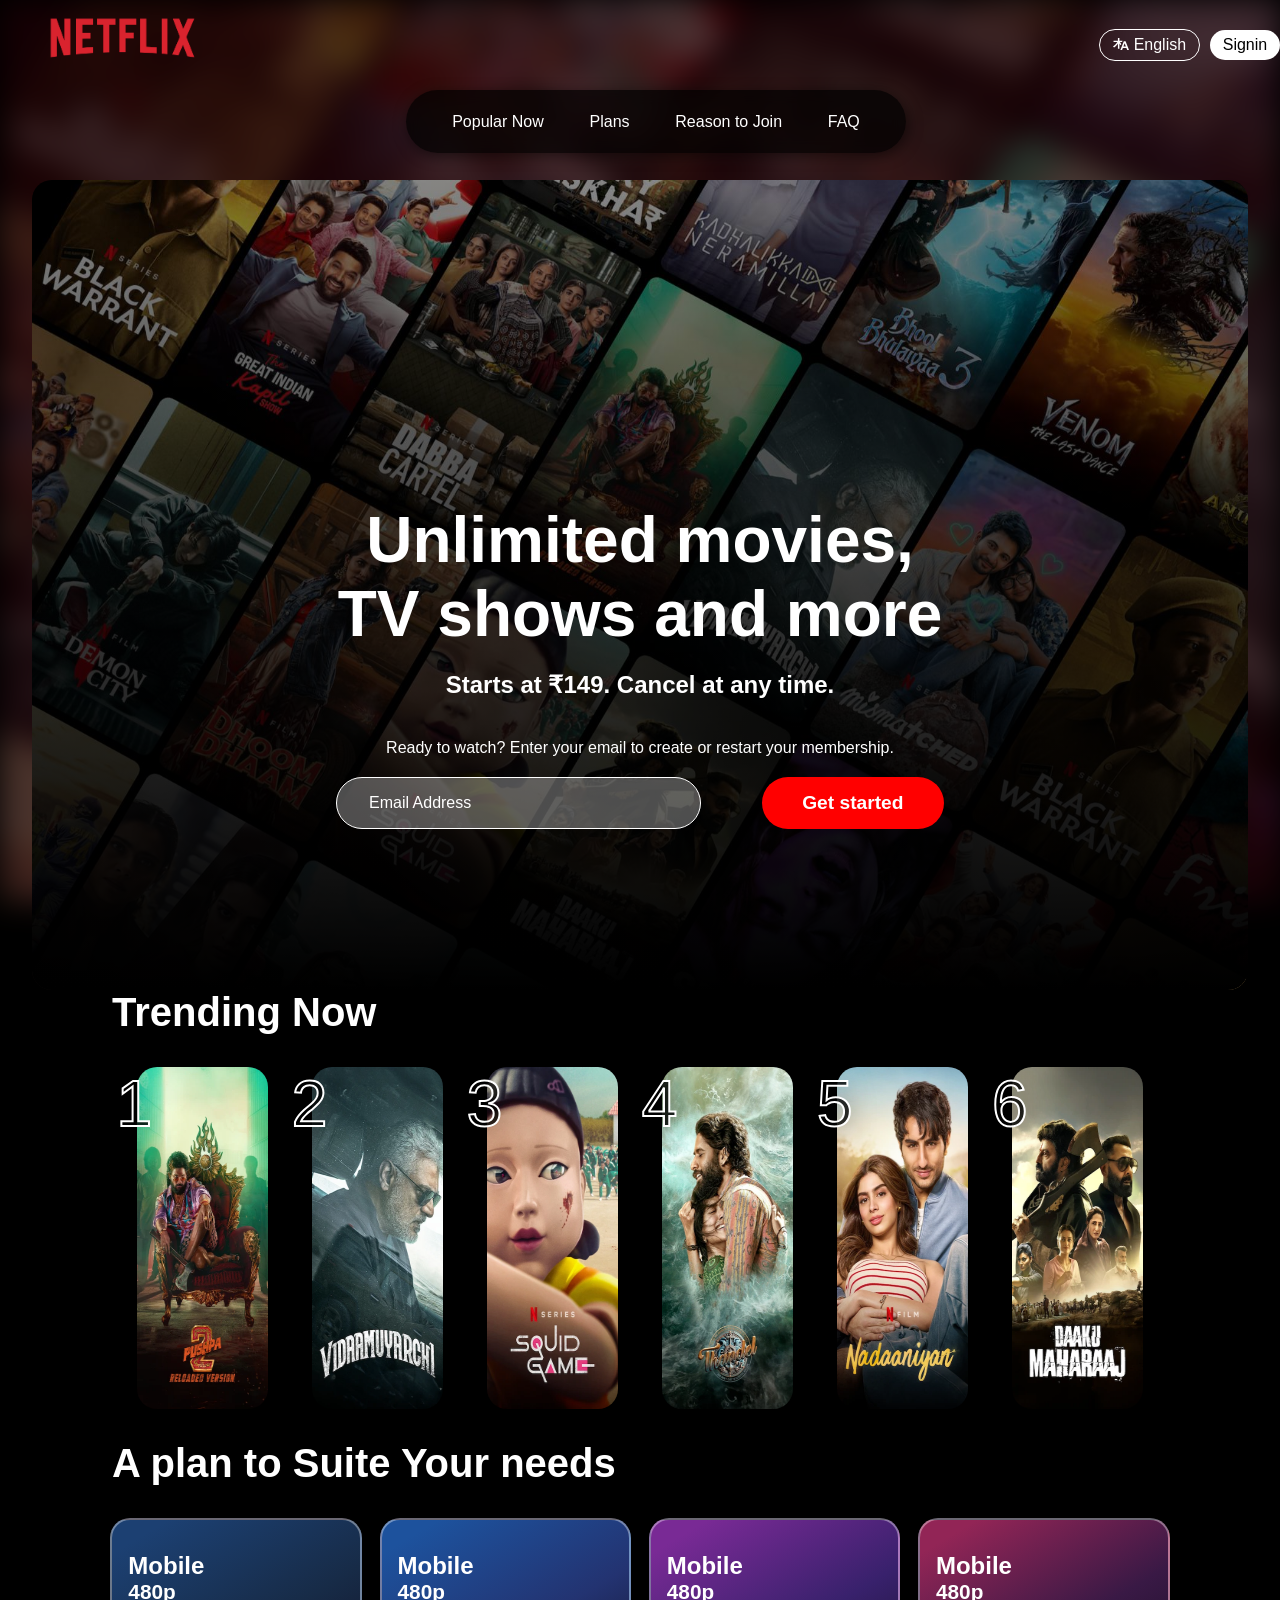
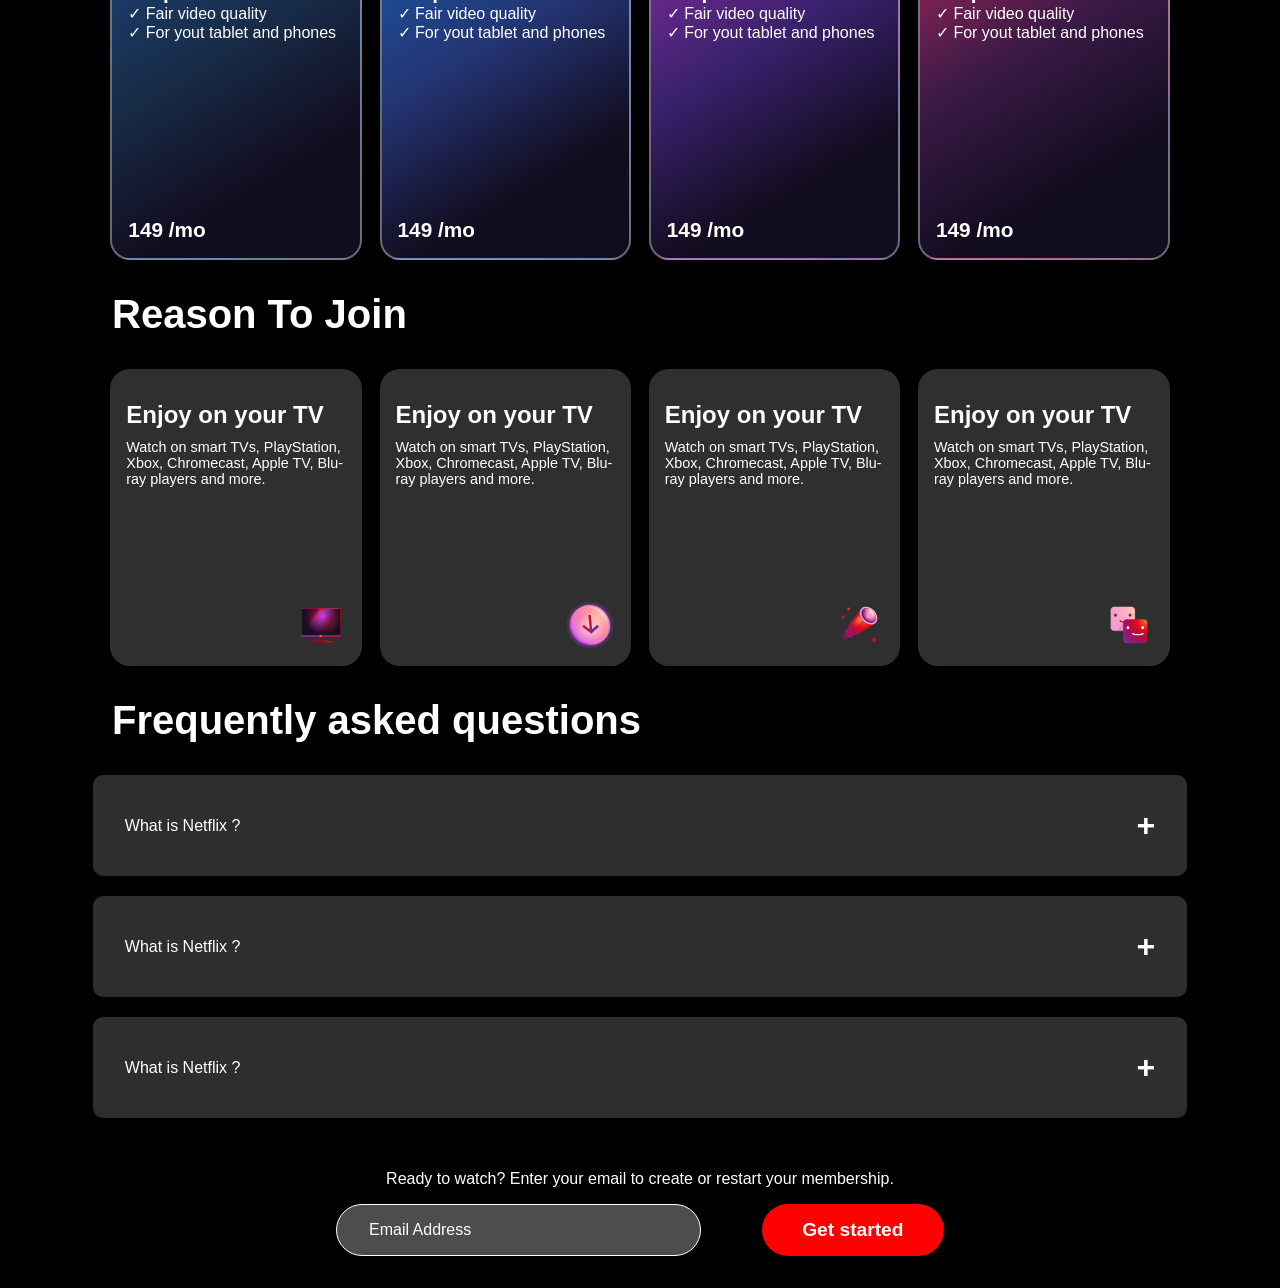
<file: index.html>
<!DOCTYPE html>
<html lang="en">
<head>
    <meta charset="UTF-8">
    <meta name="viewport" content="width=device-width, initial-scale=1.0">
    <link rel="stylesheet" href="netflix.css">
    <title>Netflix Clone</title>
</head>
<body>
    <div class="mainNetflixContainer">

        <div class="backgroundContainer">
            <div class="pinkOverlay"></div>
        </div>
        <div class="contentContainer">
            <nav class="navContainer" >
                <div class="upperNavbarSection">
                    <div class="upperNavbarLeftSection">
                        <img class="netflixLogo" src="./Netflix_Logo_PMS.png" alt="">
                    </div>
                    <div class="upperNavbarRightSection">
                        <div class="navBarButtonContainer">
                            <div class="languageButtoncontainer">
                                <button class="languageButton">
                                    <svg xmlns="http://www.w3.org/2000/svg" fill="none" role="img" viewBox="0 0 16 16" width="16" height="16" data-icon="LanguagesSmall" aria-hidden="true"><path fill-rule="evenodd" clip-rule="evenodd" d="M10.7668 5.33333L10.5038 5.99715L9.33974 8.9355L8.76866 10.377L7.33333 14H9.10751L9.83505 12.0326H13.4217L14.162 14H16L12.5665 5.33333H10.8278H10.7668ZM10.6186 9.93479L10.3839 10.5632H11.1036H12.8856L11.6348 7.2136L10.6186 9.93479ZM9.52722 4.84224C9.55393 4.77481 9.58574 4.71045 9.62211 4.64954H6.41909V2H4.926V4.64954H0.540802V5.99715H4.31466C3.35062 7.79015 1.75173 9.51463 0 10.4283C0.329184 10.7138 0.811203 11.2391 1.04633 11.5931C2.55118 10.6795 3.90318 9.22912 4.926 7.57316V12.6667H6.41909V7.51606C6.81951 8.15256 7.26748 8.76169 7.7521 9.32292L8.31996 7.88955C7.80191 7.29052 7.34631 6.64699 6.9834 5.99715H9.06968L9.52722 4.84224Z" fill="currentColor"></path></svg>
                                    <p>English</p>
    
                                </button>
                            </div>
                            <div class="signInButtonConatienr">
                                <button class="signinButton"> Signin</button>
                            </div>
                        </div>
                    </div>
                </div>
                <div class="lowerNavbarSection">
                    <ul class="menuList">
                        <li class="menuListItems"><a href="#carouselSection">Popular Now</a></li>
                        <li class="menuListItems"><a href="#planSection">Plans</a></li>
                        <li class="menuListItems"><a href="#reasonToJoinSection">Reason to Join</a></li>
                        <li class="menuListItems"><a href="#faqSection">FAQ</a></li>
                    </ul>
                </div>
            </nav>
            <div class="sectionsContainer">
                <section class="bannerSection">
                    <div class="overlay"></div>
                    <div class="bannerContainer">
                        <h2>Unlimited movies, TV shows and more</h2>
                        <h4>Starts at ₹149. Cancel at any time.</h4>
                        <p>Ready to watch? Enter your email to create or restart your membership.</p>
                        <div class="inputContainer">
                            <input class="emailInputBox" type="email" placeholder="Email Address" name="email" id="">
                            <button class="getStartedButton">Get started </button>
                        </div>
                    </div>
                </section>
                <section id="carouselSection" class="carouselSection">
                    <h2>Trending Now</h2>
                    <div class="carouselCardConatiner">
                        <div class="carouselCard">
                            <div class="carouselNumberContainer">
                                <span>1</span>
                            </div>
                            <div class="carouselImageContainer">
                                <img src="./c1.png" alt="">
                            </div>
                        </div>
                        <div class="carouselCard">
                            <div class="carouselNumberContainer">
                                <span>2</span>
                            </div>
                            <div class="carouselImageContainer">
                                <img src="./c2.png" alt="">
                            </div>
                        </div>
                        <div class="carouselCard">
                            <div class="carouselNumberContainer">
                                <span>3</span>
                            </div>
                            <div class="carouselImageContainer">
                                <img src="./c3.png" alt="">
                            </div>
                        </div>
                        <div class="carouselCard">
                            <div class="carouselNumberContainer">
                                <span>4</span>
                            </div>
                            <div class="carouselImageContainer">
                                <img src="./c4.png" alt="">
                            </div>
                        </div>
                        <div class="carouselCard">
                            <div class="carouselNumberContainer">
                                <span>5</span>
                            </div>
                            <div class="carouselImageContainer">
                                <img src="./c5.png" alt="">
                            </div>
                        </div>
                        <div class="carouselCard">
                            <div class="carouselNumberContainer">
                                <span>6</span>
                            </div>
                            <div class="carouselImageContainer">
                                <img src="./c6.png" alt="">
                            </div>
                        </div>
                    </div>
                </section>
                <section id="planSection" class="planSection">
                    <h2>A plan to Suite Your needs</h2>
                    <div class="plansConatiner">
                        <div class="planCard planCard1">
                            <div class="planCardUpperContent">
                                <h2>Mobile</h2>
                                <h4>480p</h4>
                                <p>&check; Fair video quality</p>
                                <p>&check; For yout tablet and phones</p>
                            </div>
                            <div class="planCardLowerContent">
                                <h4>149 /mo</h4>
                            </div>
                        </div>
                        <div class="planCard planCard2">
                            <div class="planCardUpperContent">
                                <h2>Mobile</h2>
                                <h4>480p</h4>
                                <p>&check; Fair video quality</p>
                                <p>&check; For yout tablet and phones</p>
                            </div>
                            <div class="planCardLowerContent">
                                <h4>149 /mo</h4>
                            </div>
                        </div>
                        <div class="planCard planCard3">
                            <div class="planCardUpperContent">
                                <h2>Mobile</h2>
                                <h4>480p</h4>
                                <p>&check; Fair video quality</p>
                                <p>&check; For yout tablet and phones</p>
                            </div>
                            <div class="planCardLowerContent">
                                <h4>149 /mo</h4>
                            </div>
                        </div>
                        <div class="planCard planCard4">
                            <div class="planCardUpperContent">
                                <h2>Mobile</h2>
                                <h4>480p</h4>
                                <p>&check; Fair video quality</p>
                                <p>&check; For yout tablet and phones</p>
                            </div>
                            <div class="planCardLowerContent">
                                <h4>149 /mo</h4>
                            </div>
                        </div>
                    </div>
                </section>
                <section id="reasonToJoinSection" class="reasonToJoinSection">
                    <h2>Reason To Join</h2>
                    <div class="reasonsConatiner">
                        <div class="reasonCard reasonCard1">
                            <div class="reasonCardUpperContent">
                                <h2>Enjoy on your TV</h2>
                                <p>
                                    Watch on smart TVs, PlayStation, Xbox, Chromecast, Apple TV, Blu-ray players and more.
                                </p>
    
                            </div>
                            <div class="reasonCardLowerContent">
                                <svg width="72" height="72" viewBox="0 0 72 72" fill="none"><g id="television-core-small"><path id="Vector" fill-rule="evenodd" clip-rule="evenodd" d="M37.2 53.3992C37.2 52.7365 36.6628 52.1992 36 52.1992H34.8C34.1373 52.1992 33.6 52.7365 33.6 53.3992V56.2636C33.6 56.9129 33.0834 57.4433 32.4347 57.4739C30.3013 57.5744 28.1719 57.7834 26.0546 58.1011L19.444 59.0926C18.2692 59.2688 17.4 60.2782 17.4 61.4662V62.0992C17.4 62.4304 17.6686 62.6992 18 62.6992H52.8C53.1314 62.6992 53.4 62.4304 53.4 62.0992V61.4662C53.4 60.2782 52.5309 59.2688 51.3561 59.0926L44.7454 58.1011C42.6282 57.7834 40.4987 57.5744 38.3653 57.4739C37.7167 57.4433 37.2 56.9129 37.2 56.2636V53.3992Z" fill="url(#paint0_radial_5179_1308)"></path><path id="Vector_2" d="M18.6 60.7388C18.6 60.2306 18.9587 59.796 19.4602 59.711C22.0196 59.2775 29.7585 58.0508 35.4 58.0508C41.0415 58.0508 48.7804 59.2775 51.3398 59.711C51.8412 59.796 52.2 60.2306 52.2 60.7388C52.2 60.902 52.0575 61.0268 51.8967 61.0004C50.1219 60.707 40.9704 59.2409 35.4 59.2409C29.8295 59.2409 20.678 60.707 18.9033 61.0004C18.7425 61.0268 18.6 60.902 18.6 60.7388Z" fill="url(#paint1_radial_5179_1308)"></path><path id="Vector_3" d="M63 12H8.99995C8.00584 12 7.19995 12.8059 7.19995 13.8V51.6C7.19995 52.5941 8.00584 53.4 8.99995 53.4H63C63.9941 53.4 64.8 52.5941 64.8 51.6V13.8C64.8 12.8059 63.9941 12 63 12Z" fill="url(#paint2_linear_5179_1308)"></path><path id="Vector_4" d="M63 12H8.99995C8.00584 12 7.19995 12.8059 7.19995 13.8V51.6C7.19995 52.5941 8.00584 53.4 8.99995 53.4H63C63.9941 53.4 64.8 52.5941 64.8 51.6V13.8C64.8 12.8059 63.9941 12 63 12Z" fill="url(#paint3_radial_5179_1308)"></path><path id="Vector_5" fill-rule="evenodd" clip-rule="evenodd" d="M8.99995 12.6H63C63.663 12.6 64.2 13.1372 64.2 13.8V50.4H7.79995V13.8C7.79995 13.1372 8.33719 12.6 8.99995 12.6ZM7.19995 50.4V13.8C7.19995 12.8059 8.00581 12 8.99995 12H63C63.9942 12 64.8 12.8059 64.8 13.8V50.4V51.6C64.8 52.5941 63.9942 53.4 63 53.4H8.99995C8.00581 53.4 7.19995 52.5941 7.19995 51.6V50.4Z" fill="url(#paint4_radial_5179_1308)"></path><path id="Vector_6" d="M35.4 52.8C36.3941 52.8 37.2 52.3971 37.2 51.9C37.2 51.4029 36.3941 51 35.4 51C34.4059 51 33.6 51.4029 33.6 51.9C33.6 52.3971 34.4059 52.8 35.4 52.8Z" fill="url(#paint5_radial_5179_1308)"></path></g><defs><radialGradient id="paint0_radial_5179_1308" cx="0" cy="0" r="1" gradientUnits="userSpaceOnUse" gradientTransform="translate(50.3269 49.3723) rotate(118.526) scale(55.1579 46.2871)"><stop stop-color="#802600"></stop><stop offset="0.333333" stop-color="#6F181D"></stop><stop offset="0.666667" stop-color="#5B1333"></stop><stop offset="1" stop-color="#391945"></stop></radialGradient><radialGradient id="paint1_radial_5179_1308" cx="0" cy="0" r="1" gradientUnits="userSpaceOnUse" gradientTransform="translate(48.1077 53.6128) rotate(158.116) scale(32.7275 42.219)"><stop stop-color="#99421D"></stop><stop offset="0.333333" stop-color="#99161D"></stop><stop offset="0.666667" stop-color="#7D1845"></stop><stop offset="1" stop-color="#59216E"></stop></radialGradient><linearGradient id="paint2_linear_5179_1308" x1="10.4727" y1="14.9572" x2="56.1755" y2="51.4814" gradientUnits="userSpaceOnUse"><stop stop-color="#99161D"></stop><stop offset="0.245283" stop-color="#CA005B"></stop><stop offset="0.346698" stop-color="#FF479A"></stop><stop offset="0.46934" stop-color="#CC3CFF"></stop><stop offset="0.735849" stop-color="#BC1A22"></stop><stop offset="1" stop-color="#C94FF5"></stop></linearGradient><radialGradient id="paint3_radial_5179_1308" cx="0" cy="0" r="1" gradientUnits="userSpaceOnUse" gradientTransform="translate(38.6181 23.8286) rotate(90) scale(25.9571 25.8545)"><stop stop-color="#1C0E20" stop-opacity="0"></stop><stop offset="1" stop-color="#1C0E20"></stop></radialGradient><radialGradient id="paint4_radial_5179_1308" cx="0" cy="0" r="1" gradientUnits="userSpaceOnUse" gradientTransform="translate(54 20.1938) rotate(144.293) scale(47.2897 44.8232)"><stop stop-color="#EF7744"></stop><stop offset="0.333333" stop-color="#E50914"></stop><stop offset="0.666667" stop-color="#A70D53"></stop><stop offset="1" stop-color="#792A95"></stop></radialGradient><radialGradient id="paint5_radial_5179_1308" cx="0" cy="0" r="1" gradientUnits="userSpaceOnUse" gradientTransform="translate(36.525 51.3562) rotate(135) scale(4.58735)"><stop stop-color="#FFDCCC"></stop><stop offset="0.333333" stop-color="#FFBDC0"></stop><stop offset="0.666667" stop-color="#F89DC6"></stop><stop offset="1" stop-color="#E4A1FA"></stop></radialGradient></defs></svg>
                            </div>
                        </div>
                        <div class="reasonCard reasonCard1">
                            <div class="reasonCardUpperContent">
                                <h2>Enjoy on your TV</h2>
                                <p>
                                    Watch on smart TVs, PlayStation, Xbox, Chromecast, Apple TV, Blu-ray players and more.
                                </p>
    
                            </div>
                            <div class="reasonCardLowerContent">
                               <svg width="72" height="72" viewBox="0 0 72 72" fill="none"><g id="download-core-small"><path id="Vector" d="M36 70.2008C54.8882 70.2008 70.2001 54.8889 70.2001 36.0008C70.2001 17.1126 54.8882 1.80078 36 1.80078C17.1119 1.80078 1.80005 17.1126 1.80005 36.0008C1.80005 54.8889 17.1119 70.2008 36 70.2008Z" fill="url(#paint0_radial_5179_7940)"></path><path id="Vector_2" opacity="0.4" d="M64.7658 36.195C65.5206 51.5916 53.7908 63.5824 38.5668 62.977C23.3428 62.3722 10.3893 49.4 9.63446 34.0034C8.87954 18.6068 20.6091 6.61594 35.8331 7.22116C51.0571 7.82638 64.0104 20.7984 64.7658 36.195Z" fill="url(#paint1_radial_5179_7940)"></path><path id="Vector_3" d="M62.3657 37.9958C63.1205 53.3924 51.3908 65.3832 36.1668 64.7778C20.9428 64.173 7.9893 51.2008 7.23444 35.8041C6.47952 20.4075 18.2091 8.41672 33.4331 9.02194C48.6571 9.62716 61.6103 22.5992 62.3657 37.9958Z" fill="url(#paint2_radial_5179_7940)"></path><path id="Vector_4" opacity="0.5" d="M64.7658 36.195C65.5206 51.5916 53.7908 63.5824 38.5668 62.977C23.3428 62.3722 10.3893 49.4 9.63446 34.0034C8.87954 18.6068 20.6091 6.61594 35.8331 7.22116C51.0571 7.82638 64.0104 20.7984 64.7658 36.195Z" fill="url(#paint3_radial_5179_7940)"></path><path id="Vector_5" opacity="0.6" d="M36.9 60.6C48.6636 60.6 58.2 51.0637 58.2 39.3C58.2 27.5363 48.6636 18 36.9 18C25.1363 18 15.6 27.5363 15.6 39.3C15.6 51.0637 25.1363 60.6 36.9 60.6Z" fill="url(#paint4_radial_5179_7940)"></path><path id="Vector_6" fill-rule="evenodd" clip-rule="evenodd" d="M39.0849 42.2727L46.3387 35.76L48.8945 38.5142L38.9118 47.477L37.8466 48.4333L36.6071 47.477L24.9899 38.5142L27.0434 35.76L35.4849 42.2727L33.6 21.6016H37.2L39.0849 42.2727Z" fill="url(#paint5_radial_5179_7940)"></path><path id="Vector_7" opacity="0.4" fill-rule="evenodd" clip-rule="evenodd" d="M61.6566 34.9618C61.7832 35.3893 62.391 35.3233 62.3694 34.878C61.6962 21.1369 50.1509 9.55975 36.5817 9.01957C34.4606 8.93515 32.4155 9.12541 30.4772 9.55909C30.0745 9.64915 30.1575 10.2082 30.5697 10.2246C45.0094 10.7979 57.6246 21.2971 61.6566 34.9618Z" fill="url(#paint6_radial_5179_7940)"></path></g><defs><radialGradient id="paint0_radial_5179_7940" cx="0" cy="0" r="1" gradientUnits="userSpaceOnUse" gradientTransform="translate(36.0001 36.1837) rotate(-90) scale(34.3829)"><stop offset="0.782019" stop-color="#982DBE"></stop><stop offset="0.906819" stop-color="#B038DC" stop-opacity="0.2"></stop><stop offset="1" stop-color="#E4A1FA" stop-opacity="0"></stop></radialGradient><radialGradient id="paint1_radial_5179_7940" cx="0" cy="0" r="1" gradientUnits="userSpaceOnUse" gradientTransform="translate(52.9937 20.0992) rotate(135) scale(49.9836)"><stop stop-color="#FFDCCC"></stop><stop offset="0.333333" stop-color="#FFBDC0"></stop><stop offset="0.666667" stop-color="#F89DC6"></stop><stop offset="1" stop-color="#E4A1FA"></stop></radialGradient><radialGradient id="paint2_radial_5179_7940" cx="0" cy="0" r="1" gradientUnits="userSpaceOnUse" gradientTransform="translate(52.7999 19.6937) rotate(135) scale(53.1037)"><stop stop-color="#FFA984"></stop><stop offset="0.333333" stop-color="#FF787F"></stop><stop offset="0.666667" stop-color="#F45FA2"></stop><stop offset="1" stop-color="#C44AF1"></stop></radialGradient><radialGradient id="paint3_radial_5179_7940" cx="0" cy="0" r="1" gradientUnits="userSpaceOnUse" gradientTransform="translate(52.9937 20.0992) rotate(135) scale(49.9836)"><stop stop-color="#FFDCCC"></stop><stop offset="0.333333" stop-color="#FFBDC0"></stop><stop offset="0.666667" stop-color="#F89DC6"></stop><stop offset="1" stop-color="#E4A1FA"></stop></radialGradient><radialGradient id="paint4_radial_5179_7940" cx="0" cy="0" r="1" gradientUnits="userSpaceOnUse" gradientTransform="translate(36.9 39.3) scale(21.3)"><stop stop-color="white"></stop><stop offset="1" stop-color="white" stop-opacity="0"></stop></radialGradient><radialGradient id="paint5_radial_5179_7940" cx="0" cy="0" r="1" gradientUnits="userSpaceOnUse" gradientTransform="translate(31.2 32.1016) rotate(39.5226) scale(15.5567)"><stop stop-color="#EF7744"></stop><stop offset="0.2406" stop-color="#E50914"></stop><stop offset="1" stop-color="#792A95"></stop></radialGradient><radialGradient id="paint6_radial_5179_7940" cx="0" cy="0" r="1" gradientUnits="userSpaceOnUse" gradientTransform="translate(50.7 21.3) rotate(-180) scale(30)"><stop stop-color="white"></stop><stop offset="1" stop-color="white" stop-opacity="0"></stop></radialGradient></defs></svg>
                            </div>
                        </div>
                        <div class="reasonCard reasonCard1">
                            <div class="reasonCardUpperContent">
                                <h2>Enjoy on your TV</h2>
                                <p>
                                    Watch on smart TVs, PlayStation, Xbox, Chromecast, Apple TV, Blu-ray players and more.
                                </p>
    
                            </div>
                            <div class="reasonCardLowerContent">
                                <svg width="72" height="72" viewBox="0 0 72 72" fill="none"><g id="telescope-core-small"><path id="Vector" d="M24.0492 36.6016L33.6 46.3898L17.8029 56.8633C17.8029 56.8633 15.8891 57.6983 13.625 55.2638C11.361 52.8293 12.1235 51.238 12.1235 51.238L24.0492 36.6016Z" fill="url(#paint0_radial_5179_1664)"></path><path id="Vector_2" d="M25.0344 34.1992L36 46.151L25.0616 53.8043C25.0616 53.8043 21.8289 55.0984 18.0987 51.0172C14.3686 46.9358 15.9198 44.5105 15.9198 44.5105L25.0344 34.1992Z" fill="url(#paint1_radial_5179_1664)"></path><path id="Vector_3" d="M39 13.0195L59.1 33.6788L32.5325 50.4142C32.5325 50.4142 28.7459 50.2552 24.3978 45.4897C20.0498 40.7243 21.4096 35.8101 21.4096 35.8101L39 13.0195Z" fill="url(#paint2_radial_5179_1664)"></path><path id="Vector_4" d="M57.6709 15.3516C63.1044 21.2807 63.9858 29.2883 59.6386 33.2371C55.2916 37.186 47.3628 35.5806 41.9292 29.6515C36.4954 23.7224 35.6145 15.7148 39.9615 11.766C44.3084 7.81716 52.2372 9.42252 57.6709 15.3516Z" fill="url(#paint3_radial_5179_1664)"></path><path id="Vector_5" d="M58.3787 31.255C54.8121 34.5032 48.2143 33.0817 43.6421 28.0798C39.07 23.078 38.2547 16.39 41.8213 13.1419C45.3879 9.89364 51.9857 11.3152 56.5579 16.3171C61.1298 21.3189 61.9452 28.0069 58.3787 31.255Z" fill="url(#paint4_radial_5179_1664)"></path><path id="Vector_6" opacity="0.85" d="M59.6783 28.823C60.576 24.1785 59.6544 20.5934 56.1603 16.6199C52.6662 12.6464 47.3508 10.8657 43.7796 12.7598C39.371 15.098 48.3734 13.5961 53.4577 19.5815C57.8259 24.724 58.8516 33.1009 59.6783 28.823Z" fill="url(#paint5_radial_5179_1664)"></path><path id="Vector_7" opacity="0.4" d="M50.3979 25.2452C50.4549 26.7239 49.2932 27.7677 47.8032 27.5766C46.3131 27.3856 45.059 26.032 45.002 24.5532C44.945 23.0745 46.1067 22.0307 47.5968 22.2218C49.0868 22.4128 50.341 23.7664 50.3979 25.2452Z" fill="url(#paint6_radial_5179_1664)"></path><path id="Vector_8" opacity="0.6" d="M36.9217 21.0039L26.4258 34.3627C26.3297 36.4604 28.2903 39.5534 30.0334 40.8344L41.2345 29.9105C39.6 28.2005 36.9591 24.1025 36.9217 21.0039Z" fill="url(#paint7_radial_5179_1664)"></path><path id="Vector_9" fill-rule="evenodd" clip-rule="evenodd" d="M20.0576 9.60156L21.479 11.7187L24 11.0654L22.3575 13.0272L23.7789 15.1444L21.3424 14.2397L19.7 16.2016L19.8365 13.6806L17.4 12.7759L19.9209 12.1225L20.0576 9.60156ZM58.776 52.8016L58.9623 56.4685L62.4 57.4188L59.0774 58.7347L59.2637 62.4016L57.0239 59.548L53.7014 60.8638L55.6397 57.7843L53.4 54.9307L56.8377 55.8811L58.776 52.8016ZM15.206 24.2101L15.8768 21.0016L13.4793 23.1964L10.6853 21.5563L11.9975 24.553L9.59998 26.7478L12.8085 26.405L14.1207 29.4016L14.7915 26.1931L18 25.8502L15.206 24.2101Z" fill="url(#paint8_linear_5179_1664)"></path></g><defs><radialGradient id="paint0_radial_5179_1664" cx="0" cy="0" r="1" gradientUnits="userSpaceOnUse" gradientTransform="translate(36.6875 32.7016) rotate(135) scale(34.9134)"><stop stop-color="#99421D"></stop><stop offset="0.333333" stop-color="#99161D"></stop><stop offset="0.666667" stop-color="#7D1845"></stop><stop offset="1" stop-color="#59216E"></stop></radialGradient><radialGradient id="paint1_radial_5179_1664" cx="0" cy="0" r="1" gradientUnits="userSpaceOnUse" gradientTransform="translate(42.5937 27.2992) rotate(135) scale(44.5477 44.5279)"><stop stop-color="#EF7744"></stop><stop offset="0.333333" stop-color="#E50914"></stop><stop offset="0.666667" stop-color="#A70D53"></stop><stop offset="1" stop-color="#792A95"></stop></radialGradient><radialGradient id="paint2_radial_5179_1664" cx="0" cy="0" r="1" gradientUnits="userSpaceOnUse" gradientTransform="translate(42.3 29.106) rotate(135) scale(31.8127)"><stop stop-color="#FB540D"></stop><stop offset="0.333333" stop-color="#E50914"></stop><stop offset="0.666667" stop-color="#A70D53"></stop><stop offset="1" stop-color="#792A95"></stop></radialGradient><radialGradient id="paint3_radial_5179_1664" cx="0" cy="0" r="1" gradientUnits="userSpaceOnUse" gradientTransform="translate(57.675 14.7078) rotate(134.326) scale(24.0433 24.0367)"><stop stop-color="#FFDCCC"></stop><stop offset="0.333333" stop-color="#FFBDC0"></stop><stop offset="0.666667" stop-color="#F89DC6"></stop><stop offset="1" stop-color="#E4A1FA"></stop></radialGradient><radialGradient id="paint4_radial_5179_1664" cx="0" cy="0" r="1" gradientUnits="userSpaceOnUse" gradientTransform="translate(52.1305 21.273) rotate(141.875) scale(9.87138 12.8159)"><stop offset="0.307292" stop-color="#F89DC6"></stop><stop offset="0.645392" stop-color="#E75094"></stop><stop offset="1" stop-color="#59216E"></stop></radialGradient><radialGradient id="paint5_radial_5179_1664" cx="0" cy="0" r="1" gradientUnits="userSpaceOnUse" gradientTransform="translate(55.8 15.6) rotate(135) scale(13.1522)"><stop stop-color="white"></stop><stop offset="1" stop-color="white" stop-opacity="0"></stop></radialGradient><radialGradient id="paint6_radial_5179_1664" cx="0" cy="0" r="1" gradientUnits="userSpaceOnUse" gradientTransform="translate(49.2362 22.9648) rotate(131.079) scale(5.08644 6.006)"><stop stop-color="white"></stop><stop offset="1" stop-color="white" stop-opacity="0"></stop></radialGradient><radialGradient id="paint7_radial_5179_1664" cx="0" cy="0" r="1" gradientUnits="userSpaceOnUse" gradientTransform="translate(36.8758 29.1353) rotate(137.622) scale(13.5764)"><stop stop-color="#FFA984"></stop><stop offset="1" stop-color="#F7636B" stop-opacity="0"></stop></radialGradient><linearGradient id="paint8_linear_5179_1664" x1="44.65" y1="27.9016" x2="24.25" y2="48.3016" gradientUnits="userSpaceOnUse"><stop stop-color="#EF7744"></stop><stop offset="0.333333" stop-color="#E50914"></stop><stop offset="0.666667" stop-color="#A70D53"></stop><stop offset="1" stop-color="#792A95"></stop></linearGradient></defs></svg>
                            </div>
                        </div>
                        <div class="reasonCard reasonCard1">
                            <div class="reasonCardUpperContent">
                                <h2>Enjoy on your TV</h2>
                                <p>
                                    Watch on smart TVs, PlayStation, Xbox, Chromecast, Apple TV, Blu-ray players and more.
                                </p>
    
                            </div>
                            <div class="reasonCardLowerContent">
                                <svg width="72" height="72" viewBox="0 0 72 72" fill="none"><g id="profiles-core-small"><path id="Vector" d="M10.8 15.6008C10.8 12.9499 12.949 10.8008 15.5999 10.8008H40.8C43.4509 10.8008 45.6 12.9498 45.6 15.6008V40.8007C45.6 43.4516 43.4509 45.6007 40.8 45.6007H15.6C12.949 45.6007 10.8 43.4517 10.8 40.8007V15.6008Z" fill="url(#paint0_radial_5179_7919)"></path><path id="Vector_2" d="M9.59998 14.4016C9.59998 11.7506 11.749 9.60162 14.4 9.60156H39.6C42.251 9.60156 44.4 11.7506 44.4 14.4016V39.6015C44.4 42.2525 42.251 44.4015 39.6 44.4015H14.4C11.749 44.4016 9.59998 42.2525 9.59998 39.6015V14.4016Z" fill="url(#paint1_radial_5179_7919)"></path><path id="Vector_3" d="M18.6 21.9008C18.6 23.0606 17.6598 24.0008 16.5 24.0008C15.3402 24.0008 14.4 23.0606 14.4 21.9008C14.4 20.741 15.3402 19.8008 16.5 19.8008C17.6598 19.8008 18.6 20.741 18.6 21.9008Z" fill="url(#paint2_radial_5179_7919)"></path><path id="Vector_4" d="M39.6 21.9008C39.6 23.0606 38.6598 24.0008 37.5 24.0008C36.3402 24.0008 35.4 23.0606 35.4 21.9008C35.4 20.741 36.3402 19.8008 37.5 19.8008C38.6598 19.8008 39.6 20.741 39.6 21.9008Z" fill="url(#paint3_radial_5179_7919)"></path><path id="Vector_5" d="M23.6713 29.4501C23.2437 29.1967 22.6917 29.3379 22.4383 29.7655C22.1848 30.1932 22.3261 30.7452 22.7537 30.9986C23.8254 31.6337 26.769 32.7744 30.6375 32.7744C34.506 32.7744 37.4497 31.6337 38.5213 30.9986C38.949 30.7452 39.0902 30.1932 38.8368 29.7655C38.5834 29.3379 38.0313 29.1967 37.6037 29.4501C36.8191 29.9151 34.194 30.9744 30.6375 30.9744C27.081 30.9744 24.456 29.9151 23.6713 29.4501Z" fill="url(#paint4_radial_5179_7919)"></path><path id="Vector_6" opacity="0.35" d="M19.2 44.4016H28.2L32.4 27.6016C30.2787 28.1801 28.4542 29.5387 27.2921 31.4053L19.2 44.4016Z" fill="url(#paint5_radial_5179_7919)"></path><path id="Vector_7" d="M27.6 32.4016C27.6 29.7506 29.749 27.6016 32.4 27.6016L57.6 27.6016C60.2508 27.6016 62.4 29.7506 62.4 32.4016V57.6015C62.4 60.2524 60.2508 62.4016 57.6 62.4016H32.4C29.749 62.4016 27.6 60.2524 27.6 57.6016V32.4016Z" fill="url(#paint6_radial_5179_7919)"></path><path id="Vector_8" d="M36.6 39.9008C36.6 41.0606 35.6598 42.0008 34.5 42.0008C33.3402 42.0008 32.4 41.0606 32.4 39.9008C32.4 38.741 33.3402 37.8008 34.5 37.8008C35.6598 37.8008 36.6 38.741 36.6 39.9008Z" fill="url(#paint7_radial_5179_7919)"></path><path id="Vector_9" d="M57.6 39.9008C57.6 41.0606 56.6598 42.0008 55.5 42.0008C54.3402 42.0008 53.4 41.0606 53.4 39.9008C53.4 38.741 54.3402 37.8008 55.5 37.8008C56.6598 37.8008 57.6 38.741 57.6 39.9008Z" fill="url(#paint8_radial_5179_7919)"></path><path id="Vector_10" d="M41.8213 47.6025C41.3937 47.349 40.8416 47.4903 40.5882 47.9179C40.3348 48.3455 40.476 48.8976 40.9037 49.1509C41.9753 49.786 44.919 50.9267 48.7875 50.9267C52.656 50.9267 55.5996 49.786 56.6713 49.1509C57.0989 48.8976 57.2402 48.3455 56.9867 47.9179C56.7333 47.4903 56.1813 47.349 55.7537 47.6025C54.969 48.0674 52.344 49.1267 48.7875 49.1267C45.231 49.1267 42.6059 48.0674 41.8213 47.6025Z" fill="url(#paint9_radial_5179_7919)"></path></g><defs><radialGradient id="paint0_radial_5179_7919" cx="0" cy="0" r="1" gradientUnits="userSpaceOnUse" gradientTransform="translate(39.075 17.6882) rotate(135) scale(32.8097)"><stop stop-color="#99421D"></stop><stop offset="0.333333" stop-color="#99161D"></stop><stop offset="0.666667" stop-color="#7D1845"></stop><stop offset="1" stop-color="#59216E"></stop></radialGradient><radialGradient id="paint1_radial_5179_7919" cx="0" cy="0" r="1" gradientUnits="userSpaceOnUse" gradientTransform="translate(62.4 8.70157) rotate(133.87) scale(75.3216)"><stop stop-color="#FFDCCC"></stop><stop offset="0.333333" stop-color="#FFBDC0"></stop><stop offset="0.666667" stop-color="#F89DC6"></stop><stop offset="1" stop-color="#E4A1FA"></stop></radialGradient><radialGradient id="paint2_radial_5179_7919" cx="0" cy="0" r="1" gradientUnits="userSpaceOnUse" gradientTransform="translate(60.3 11.1008) rotate(133.939) scale(68.7426 55.9547)"><stop stop-color="#99421D"></stop><stop offset="0.333333" stop-color="#99161D"></stop><stop offset="0.666667" stop-color="#7D1845"></stop><stop offset="1" stop-color="#59216E"></stop></radialGradient><radialGradient id="paint3_radial_5179_7919" cx="0" cy="0" r="1" gradientUnits="userSpaceOnUse" gradientTransform="translate(60.3 11.1008) rotate(133.939) scale(68.7426 55.9547)"><stop stop-color="#99421D"></stop><stop offset="0.333333" stop-color="#99161D"></stop><stop offset="0.666667" stop-color="#7D1845"></stop><stop offset="1" stop-color="#59216E"></stop></radialGradient><radialGradient id="paint4_radial_5179_7919" cx="0" cy="0" r="1" gradientUnits="userSpaceOnUse" gradientTransform="translate(60.3 11.0994) rotate(133.939) scale(68.7426 55.9548)"><stop stop-color="#99421D"></stop><stop offset="0.333333" stop-color="#99161D"></stop><stop offset="0.666667" stop-color="#7D1845"></stop><stop offset="1" stop-color="#59216E"></stop></radialGradient><radialGradient id="paint5_radial_5179_7919" cx="0" cy="0" r="1" gradientUnits="userSpaceOnUse" gradientTransform="translate(39.6 27.9016) rotate(135) scale(23.3345)"><stop stop-color="#FFA984"></stop><stop offset="0.333333" stop-color="#FF787F"></stop><stop offset="0.666667" stop-color="#F45FA2"></stop><stop offset="1" stop-color="#C44AF1"></stop></radialGradient><radialGradient id="paint6_radial_5179_7919" cx="0" cy="0" r="1" gradientUnits="userSpaceOnUse" gradientTransform="translate(61.8 29.7016) rotate(135) scale(43.2749)"><stop stop-color="#EF7744"></stop><stop offset="0.333333" stop-color="#E50914"></stop><stop offset="0.666667" stop-color="#A70D53"></stop><stop offset="1" stop-color="#792A95"></stop></radialGradient><radialGradient id="paint7_radial_5179_7919" cx="0" cy="0" r="1" gradientUnits="userSpaceOnUse" gradientTransform="translate(62.1 11.1008) rotate(137.146) scale(73.6614 60.3576)"><stop stop-color="#FFDCCC"></stop><stop offset="0.333333" stop-color="#FDF6F6"></stop><stop offset="0.666667" stop-color="#FADCE9"></stop><stop offset="1" stop-color="#E4A1FA"></stop></radialGradient><radialGradient id="paint8_radial_5179_7919" cx="0" cy="0" r="1" gradientUnits="userSpaceOnUse" gradientTransform="translate(62.1 11.1008) rotate(137.146) scale(73.6614 60.3576)"><stop stop-color="#FFDCCC"></stop><stop offset="0.333333" stop-color="#FDF6F6"></stop><stop offset="0.666667" stop-color="#FADCE9"></stop><stop offset="1" stop-color="#E4A1FA"></stop></radialGradient><radialGradient id="paint9_radial_5179_7919" cx="0" cy="0" r="1" gradientUnits="userSpaceOnUse" gradientTransform="translate(62.1 11.1017) rotate(137.146) scale(73.6614 60.3576)"><stop stop-color="#FFDCCC"></stop><stop offset="0.333333" stop-color="#FDF6F6"></stop><stop offset="0.666667" stop-color="#FADCE9"></stop><stop offset="1" stop-color="#E4A1FA"></stop></radialGradient></defs></svg>
                            </div>
                        </div>
                     
                    </div>
                </section>
                <section id="faqSection" class="faqSection">
                    <h2>Frequently asked questions</h2>
                    <div class="faqCardsContainer">
                        <div class="faqCard">
                            <div class="faqQuestion">
                                <p>
                                    What is Netflix ?
                                </p>
                                <span class="faqQuestionSpan">+</span>
                            </div>
                            <div class="faqAnswer">
                                Netflix is a streaming service that offers a wide variety of award-winning TV shows, movies, anime, documentaries and more – on thousands of internet-connected devices.
    <br />
    <br />
                                You can watch as much as you want, whenever you want, without a single ad – all for one low monthly price. There's always something new to discover, and new TV shows and movies are added every week!
                            </div>
                        </div>
                        <div class="faqCard">
                            <div class="faqQuestion">
                                <p>
                                    What is Netflix ?
                                </p>
                                <span class="faqQuestionSpan">+</span>
                            </div>
                            <div class="faqAnswer">
                                Netflix is a streaming service that offers a wide variety of award-winning TV shows, movies, anime, documentaries and more – on thousands of internet-connected devices.
    <br />
    <br />
                                You can watch as much as you want, whenever you want, without a single ad – all for one low monthly price. There's always something new to discover, and new TV shows and movies are added every week!
                            </div>
                        </div>
                        <div class="faqCard">
                            <div class="faqQuestion">
                                <p>
                                    What is Netflix ?
                                </p>
                                <span class="faqQuestionSpan">+</span>
                            </div>
                            <div class="faqAnswer">
                                Netflix is a streaming service that offers a wide variety of award-winning TV shows, movies, anime, documentaries and more – on thousands of internet-connected devices.
    <br />
    <br />
                                You can watch as much as you want, whenever you want, without a single ad – all for one low monthly price. There's always something new to discover, and new TV shows and movies are added every week!
                            </div>
                        </div>
                    </div>
                </section>
                <section class="getStartedSection">
                    <p>Ready to watch? Enter your email to create or restart your membership.</p>
                    <div class="inputContainer">
                        <input class="emailInputBox" type="email" placeholder="Email Address" name="email" id="">
                        <button class="getStartedButton">Get started </button>
                    </div>
                </section>
                <footer></footer>
            </div>
            
        </div>
    </div>
</body>
</html>
</file>
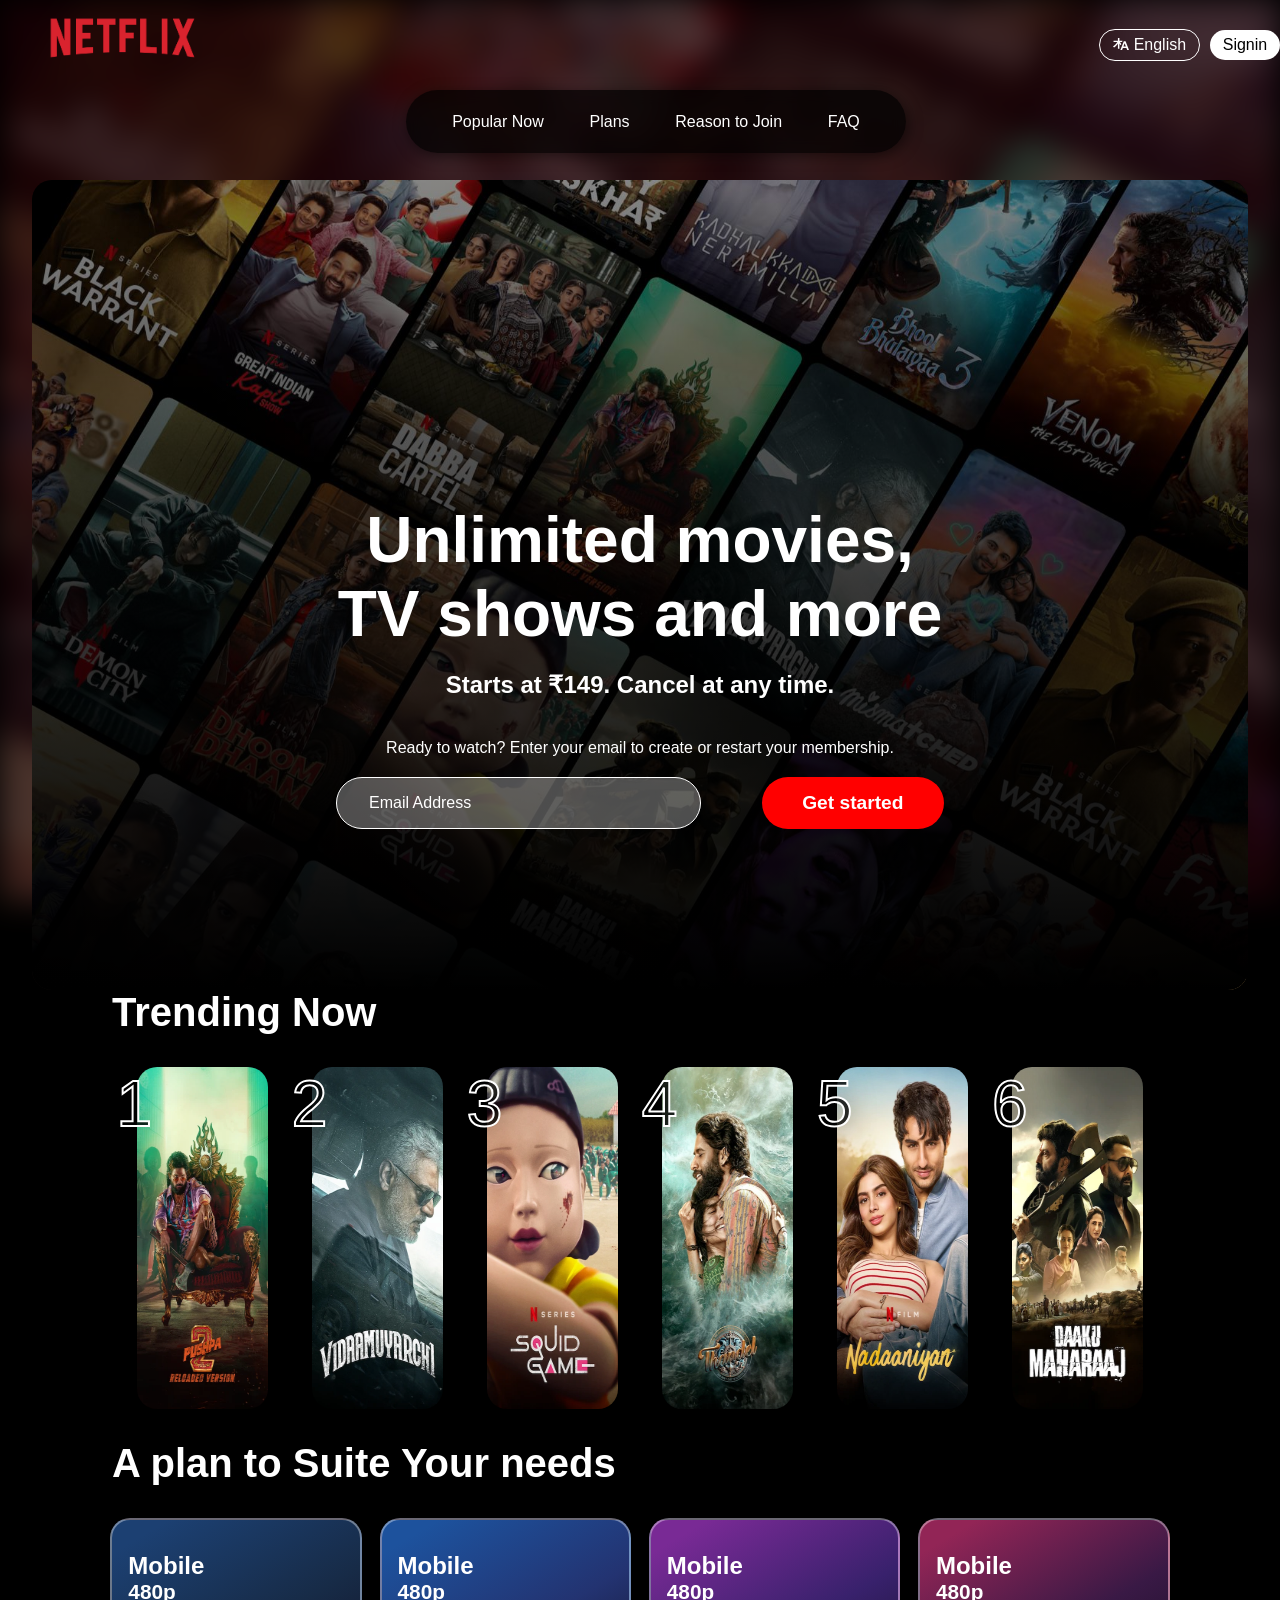
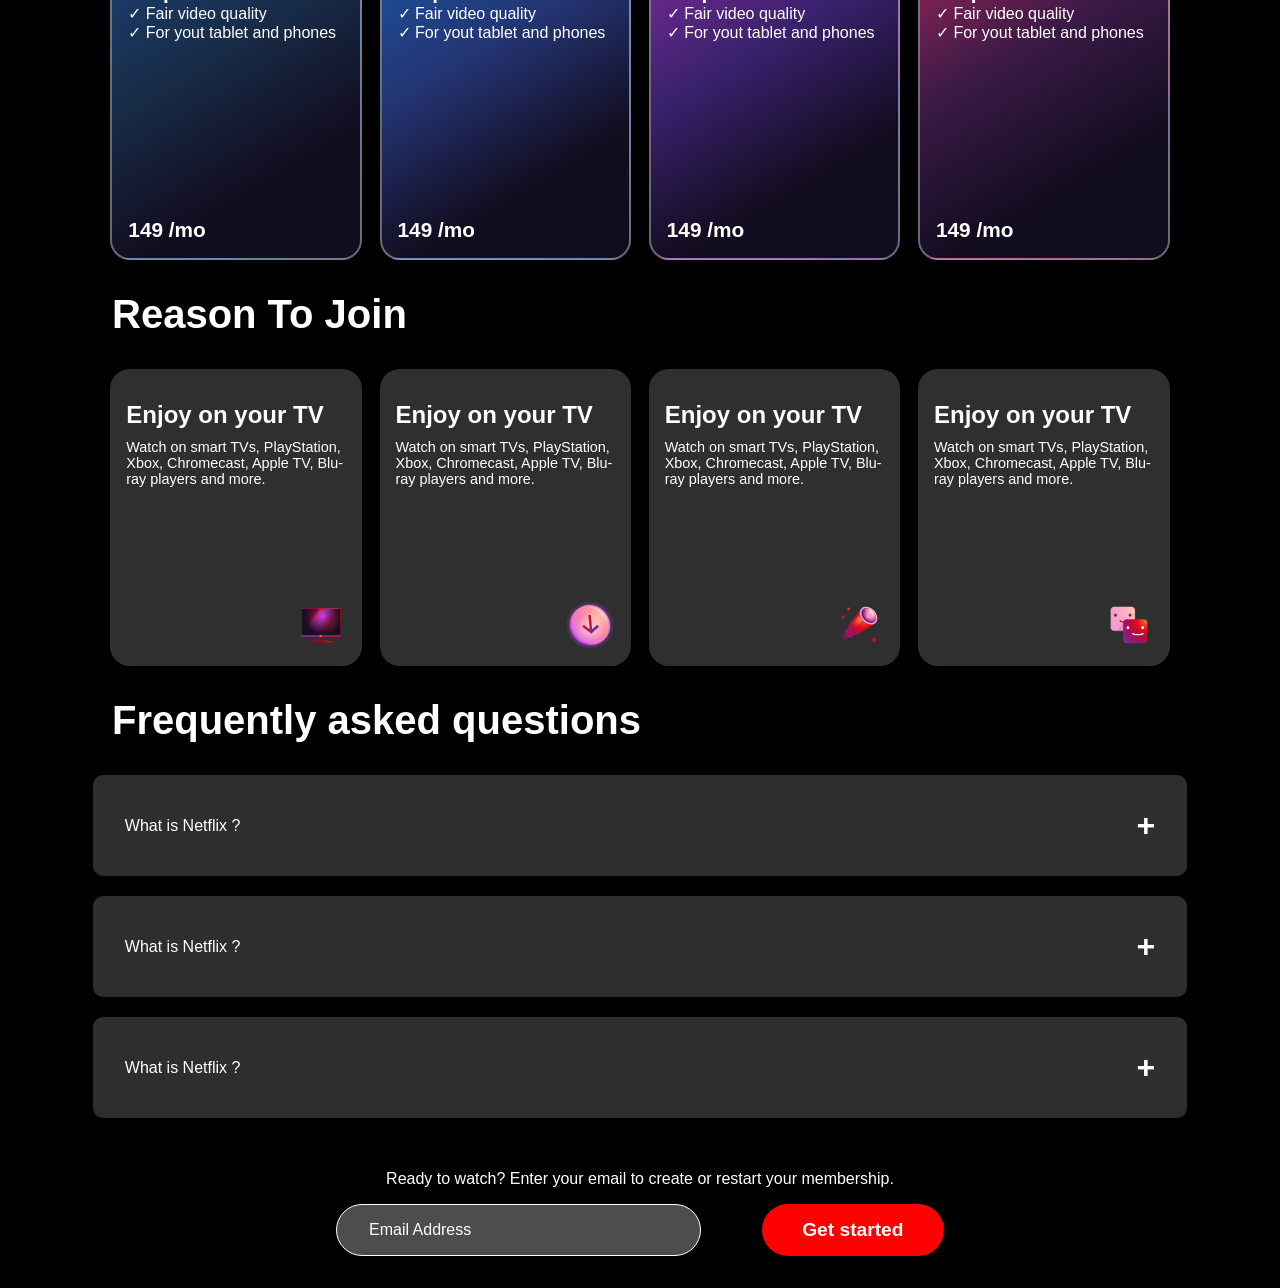
<file: netflix clone/index.html>
<!DOCTYPE html>
<html lang="en">
<head>
    <meta charset="UTF-8">
    <meta name="viewport" content="width=device-width, initial-scale=1.0">
    <link rel="stylesheet" href="netflix.css">
    <title>Netflix Clone</title>
</head>
<body>
    <div class="mainNetflixContainer">

        <div class="backgroundContainer">
            <div class="pinkOverlay"></div>
        </div>
        <div class="contentContainer">
            <nav class="navContainer" >
                <div class="upperNavbarSection">
                    <div class="upperNavbarLeftSection">
                        <img class="netflixLogo" src="./Netflix_Logo_PMS.png" alt="">
                    </div>
                    <div class="upperNavbarRightSection">
                        <div class="navBarButtonContainer">
                            <div class="languageButtoncontainer">
                                <button class="languageButton">
                                    <svg xmlns="http://www.w3.org/2000/svg" fill="none" role="img" viewBox="0 0 16 16" width="16" height="16" data-icon="LanguagesSmall" aria-hidden="true"><path fill-rule="evenodd" clip-rule="evenodd" d="M10.7668 5.33333L10.5038 5.99715L9.33974 8.9355L8.76866 10.377L7.33333 14H9.10751L9.83505 12.0326H13.4217L14.162 14H16L12.5665 5.33333H10.8278H10.7668ZM10.6186 9.93479L10.3839 10.5632H11.1036H12.8856L11.6348 7.2136L10.6186 9.93479ZM9.52722 4.84224C9.55393 4.77481 9.58574 4.71045 9.62211 4.64954H6.41909V2H4.926V4.64954H0.540802V5.99715H4.31466C3.35062 7.79015 1.75173 9.51463 0 10.4283C0.329184 10.7138 0.811203 11.2391 1.04633 11.5931C2.55118 10.6795 3.90318 9.22912 4.926 7.57316V12.6667H6.41909V7.51606C6.81951 8.15256 7.26748 8.76169 7.7521 9.32292L8.31996 7.88955C7.80191 7.29052 7.34631 6.64699 6.9834 5.99715H9.06968L9.52722 4.84224Z" fill="currentColor"></path></svg>
                                    <p>English</p>
    
                                </button>
                            </div>
                            <div class="signInButtonConatienr">
                                <button class="signinButton"> Signin</button>
                            </div>
                        </div>
                    </div>
                </div>
                <div class="lowerNavbarSection">
                    <ul class="menuList">
                        <li class="menuListItems"><a href="#carouselSection">Popular Now</a></li>
                        <li class="menuListItems"><a href="#planSection">Plans</a></li>
                        <li class="menuListItems"><a href="#reasonToJoinSection">Reason to Join</a></li>
                        <li class="menuListItems"><a href="#faqSection">FAQ</a></li>
                    </ul>
                </div>
            </nav>
            <div class="sectionsContainer">
                <section class="bannerSection">
                    <div class="overlay"></div>
                    <div class="bannerContainer">
                        <h2>Unlimited movies, TV shows and more</h2>
                        <h4>Starts at ₹149. Cancel at any time.</h4>
                        <p>Ready to watch? Enter your email to create or restart your membership.</p>
                        <div class="inputContainer">
                            <input class="emailInputBox" type="email" placeholder="Email Address" name="email" id="">
                            <button class="getStartedButton">Get started </button>
                        </div>
                    </div>
                </section>
                <section id="carouselSection" class="carouselSection">
                    <h2>Trending Now</h2>
                    <div class="carouselCardConatiner">
                        <div class="carouselCard">
                            <div class="carouselNumberContainer">
                                <span>1</span>
                            </div>
                            <div class="carouselImageContainer">
                                <img src="./c1.png" alt="">
                            </div>
                        </div>
                        <div class="carouselCard">
                            <div class="carouselNumberContainer">
                                <span>2</span>
                            </div>
                            <div class="carouselImageContainer">
                                <img src="./c2.png" alt="">
                            </div>
                        </div>
                        <div class="carouselCard">
                            <div class="carouselNumberContainer">
                                <span>3</span>
                            </div>
                            <div class="carouselImageContainer">
                                <img src="./c3.png" alt="">
                            </div>
                        </div>
                        <div class="carouselCard">
                            <div class="carouselNumberContainer">
                                <span>4</span>
                            </div>
                            <div class="carouselImageContainer">
                                <img src="./c4.png" alt="">
                            </div>
                        </div>
                        <div class="carouselCard">
                            <div class="carouselNumberContainer">
                                <span>5</span>
                            </div>
                            <div class="carouselImageContainer">
                                <img src="./c5.png" alt="">
                            </div>
                        </div>
                        <div class="carouselCard">
                            <div class="carouselNumberContainer">
                                <span>6</span>
                            </div>
                            <div class="carouselImageContainer">
                                <img src="./c6.png" alt="">
                            </div>
                        </div>
                    </div>
                </section>
                <section id="planSection" class="planSection">
                    <h2>A plan to Suite Your needs</h2>
                    <div class="plansConatiner">
                        <div class="planCard planCard1">
                            <div class="planCardUpperContent">
                                <h2>Mobile</h2>
                                <h4>480p</h4>
                                <p>&check; Fair video quality</p>
                                <p>&check; For yout tablet and phones</p>
                            </div>
                            <div class="planCardLowerContent">
                                <h4>149 /mo</h4>
                            </div>
                        </div>
                        <div class="planCard planCard2">
                            <div class="planCardUpperContent">
                                <h2>Mobile</h2>
                                <h4>480p</h4>
                                <p>&check; Fair video quality</p>
                                <p>&check; For yout tablet and phones</p>
                            </div>
                            <div class="planCardLowerContent">
                                <h4>149 /mo</h4>
                            </div>
                        </div>
                        <div class="planCard planCard3">
                            <div class="planCardUpperContent">
                                <h2>Mobile</h2>
                                <h4>480p</h4>
                                <p>&check; Fair video quality</p>
                                <p>&check; For yout tablet and phones</p>
                            </div>
                            <div class="planCardLowerContent">
                                <h4>149 /mo</h4>
                            </div>
                        </div>
                        <div class="planCard planCard4">
                            <div class="planCardUpperContent">
                                <h2>Mobile</h2>
                                <h4>480p</h4>
                                <p>&check; Fair video quality</p>
                                <p>&check; For yout tablet and phones</p>
                            </div>
                            <div class="planCardLowerContent">
                                <h4>149 /mo</h4>
                            </div>
                        </div>
                    </div>
                </section>
                <section id="reasonToJoinSection" class="reasonToJoinSection">
                    <h2>Reason To Join</h2>
                    <div class="reasonsConatiner">
                        <div class="reasonCard reasonCard1">
                            <div class="reasonCardUpperContent">
                                <h2>Enjoy on your TV</h2>
                                <p>
                                    Watch on smart TVs, PlayStation, Xbox, Chromecast, Apple TV, Blu-ray players and more.
                                </p>
    
                            </div>
                            <div class="reasonCardLowerContent">
                                <svg width="72" height="72" viewBox="0 0 72 72" fill="none"><g id="television-core-small"><path id="Vector" fill-rule="evenodd" clip-rule="evenodd" d="M37.2 53.3992C37.2 52.7365 36.6628 52.1992 36 52.1992H34.8C34.1373 52.1992 33.6 52.7365 33.6 53.3992V56.2636C33.6 56.9129 33.0834 57.4433 32.4347 57.4739C30.3013 57.5744 28.1719 57.7834 26.0546 58.1011L19.444 59.0926C18.2692 59.2688 17.4 60.2782 17.4 61.4662V62.0992C17.4 62.4304 17.6686 62.6992 18 62.6992H52.8C53.1314 62.6992 53.4 62.4304 53.4 62.0992V61.4662C53.4 60.2782 52.5309 59.2688 51.3561 59.0926L44.7454 58.1011C42.6282 57.7834 40.4987 57.5744 38.3653 57.4739C37.7167 57.4433 37.2 56.9129 37.2 56.2636V53.3992Z" fill="url(#paint0_radial_5179_1308)"></path><path id="Vector_2" d="M18.6 60.7388C18.6 60.2306 18.9587 59.796 19.4602 59.711C22.0196 59.2775 29.7585 58.0508 35.4 58.0508C41.0415 58.0508 48.7804 59.2775 51.3398 59.711C51.8412 59.796 52.2 60.2306 52.2 60.7388C52.2 60.902 52.0575 61.0268 51.8967 61.0004C50.1219 60.707 40.9704 59.2409 35.4 59.2409C29.8295 59.2409 20.678 60.707 18.9033 61.0004C18.7425 61.0268 18.6 60.902 18.6 60.7388Z" fill="url(#paint1_radial_5179_1308)"></path><path id="Vector_3" d="M63 12H8.99995C8.00584 12 7.19995 12.8059 7.19995 13.8V51.6C7.19995 52.5941 8.00584 53.4 8.99995 53.4H63C63.9941 53.4 64.8 52.5941 64.8 51.6V13.8C64.8 12.8059 63.9941 12 63 12Z" fill="url(#paint2_linear_5179_1308)"></path><path id="Vector_4" d="M63 12H8.99995C8.00584 12 7.19995 12.8059 7.19995 13.8V51.6C7.19995 52.5941 8.00584 53.4 8.99995 53.4H63C63.9941 53.4 64.8 52.5941 64.8 51.6V13.8C64.8 12.8059 63.9941 12 63 12Z" fill="url(#paint3_radial_5179_1308)"></path><path id="Vector_5" fill-rule="evenodd" clip-rule="evenodd" d="M8.99995 12.6H63C63.663 12.6 64.2 13.1372 64.2 13.8V50.4H7.79995V13.8C7.79995 13.1372 8.33719 12.6 8.99995 12.6ZM7.19995 50.4V13.8C7.19995 12.8059 8.00581 12 8.99995 12H63C63.9942 12 64.8 12.8059 64.8 13.8V50.4V51.6C64.8 52.5941 63.9942 53.4 63 53.4H8.99995C8.00581 53.4 7.19995 52.5941 7.19995 51.6V50.4Z" fill="url(#paint4_radial_5179_1308)"></path><path id="Vector_6" d="M35.4 52.8C36.3941 52.8 37.2 52.3971 37.2 51.9C37.2 51.4029 36.3941 51 35.4 51C34.4059 51 33.6 51.4029 33.6 51.9C33.6 52.3971 34.4059 52.8 35.4 52.8Z" fill="url(#paint5_radial_5179_1308)"></path></g><defs><radialGradient id="paint0_radial_5179_1308" cx="0" cy="0" r="1" gradientUnits="userSpaceOnUse" gradientTransform="translate(50.3269 49.3723) rotate(118.526) scale(55.1579 46.2871)"><stop stop-color="#802600"></stop><stop offset="0.333333" stop-color="#6F181D"></stop><stop offset="0.666667" stop-color="#5B1333"></stop><stop offset="1" stop-color="#391945"></stop></radialGradient><radialGradient id="paint1_radial_5179_1308" cx="0" cy="0" r="1" gradientUnits="userSpaceOnUse" gradientTransform="translate(48.1077 53.6128) rotate(158.116) scale(32.7275 42.219)"><stop stop-color="#99421D"></stop><stop offset="0.333333" stop-color="#99161D"></stop><stop offset="0.666667" stop-color="#7D1845"></stop><stop offset="1" stop-color="#59216E"></stop></radialGradient><linearGradient id="paint2_linear_5179_1308" x1="10.4727" y1="14.9572" x2="56.1755" y2="51.4814" gradientUnits="userSpaceOnUse"><stop stop-color="#99161D"></stop><stop offset="0.245283" stop-color="#CA005B"></stop><stop offset="0.346698" stop-color="#FF479A"></stop><stop offset="0.46934" stop-color="#CC3CFF"></stop><stop offset="0.735849" stop-color="#BC1A22"></stop><stop offset="1" stop-color="#C94FF5"></stop></linearGradient><radialGradient id="paint3_radial_5179_1308" cx="0" cy="0" r="1" gradientUnits="userSpaceOnUse" gradientTransform="translate(38.6181 23.8286) rotate(90) scale(25.9571 25.8545)"><stop stop-color="#1C0E20" stop-opacity="0"></stop><stop offset="1" stop-color="#1C0E20"></stop></radialGradient><radialGradient id="paint4_radial_5179_1308" cx="0" cy="0" r="1" gradientUnits="userSpaceOnUse" gradientTransform="translate(54 20.1938) rotate(144.293) scale(47.2897 44.8232)"><stop stop-color="#EF7744"></stop><stop offset="0.333333" stop-color="#E50914"></stop><stop offset="0.666667" stop-color="#A70D53"></stop><stop offset="1" stop-color="#792A95"></stop></radialGradient><radialGradient id="paint5_radial_5179_1308" cx="0" cy="0" r="1" gradientUnits="userSpaceOnUse" gradientTransform="translate(36.525 51.3562) rotate(135) scale(4.58735)"><stop stop-color="#FFDCCC"></stop><stop offset="0.333333" stop-color="#FFBDC0"></stop><stop offset="0.666667" stop-color="#F89DC6"></stop><stop offset="1" stop-color="#E4A1FA"></stop></radialGradient></defs></svg>
                            </div>
                        </div>
                        <div class="reasonCard reasonCard1">
                            <div class="reasonCardUpperContent">
                                <h2>Enjoy on your TV</h2>
                                <p>
                                    Watch on smart TVs, PlayStation, Xbox, Chromecast, Apple TV, Blu-ray players and more.
                                </p>
    
                            </div>
                            <div class="reasonCardLowerContent">
                               <svg width="72" height="72" viewBox="0 0 72 72" fill="none"><g id="download-core-small"><path id="Vector" d="M36 70.2008C54.8882 70.2008 70.2001 54.8889 70.2001 36.0008C70.2001 17.1126 54.8882 1.80078 36 1.80078C17.1119 1.80078 1.80005 17.1126 1.80005 36.0008C1.80005 54.8889 17.1119 70.2008 36 70.2008Z" fill="url(#paint0_radial_5179_7940)"></path><path id="Vector_2" opacity="0.4" d="M64.7658 36.195C65.5206 51.5916 53.7908 63.5824 38.5668 62.977C23.3428 62.3722 10.3893 49.4 9.63446 34.0034C8.87954 18.6068 20.6091 6.61594 35.8331 7.22116C51.0571 7.82638 64.0104 20.7984 64.7658 36.195Z" fill="url(#paint1_radial_5179_7940)"></path><path id="Vector_3" d="M62.3657 37.9958C63.1205 53.3924 51.3908 65.3832 36.1668 64.7778C20.9428 64.173 7.9893 51.2008 7.23444 35.8041C6.47952 20.4075 18.2091 8.41672 33.4331 9.02194C48.6571 9.62716 61.6103 22.5992 62.3657 37.9958Z" fill="url(#paint2_radial_5179_7940)"></path><path id="Vector_4" opacity="0.5" d="M64.7658 36.195C65.5206 51.5916 53.7908 63.5824 38.5668 62.977C23.3428 62.3722 10.3893 49.4 9.63446 34.0034C8.87954 18.6068 20.6091 6.61594 35.8331 7.22116C51.0571 7.82638 64.0104 20.7984 64.7658 36.195Z" fill="url(#paint3_radial_5179_7940)"></path><path id="Vector_5" opacity="0.6" d="M36.9 60.6C48.6636 60.6 58.2 51.0637 58.2 39.3C58.2 27.5363 48.6636 18 36.9 18C25.1363 18 15.6 27.5363 15.6 39.3C15.6 51.0637 25.1363 60.6 36.9 60.6Z" fill="url(#paint4_radial_5179_7940)"></path><path id="Vector_6" fill-rule="evenodd" clip-rule="evenodd" d="M39.0849 42.2727L46.3387 35.76L48.8945 38.5142L38.9118 47.477L37.8466 48.4333L36.6071 47.477L24.9899 38.5142L27.0434 35.76L35.4849 42.2727L33.6 21.6016H37.2L39.0849 42.2727Z" fill="url(#paint5_radial_5179_7940)"></path><path id="Vector_7" opacity="0.4" fill-rule="evenodd" clip-rule="evenodd" d="M61.6566 34.9618C61.7832 35.3893 62.391 35.3233 62.3694 34.878C61.6962 21.1369 50.1509 9.55975 36.5817 9.01957C34.4606 8.93515 32.4155 9.12541 30.4772 9.55909C30.0745 9.64915 30.1575 10.2082 30.5697 10.2246C45.0094 10.7979 57.6246 21.2971 61.6566 34.9618Z" fill="url(#paint6_radial_5179_7940)"></path></g><defs><radialGradient id="paint0_radial_5179_7940" cx="0" cy="0" r="1" gradientUnits="userSpaceOnUse" gradientTransform="translate(36.0001 36.1837) rotate(-90) scale(34.3829)"><stop offset="0.782019" stop-color="#982DBE"></stop><stop offset="0.906819" stop-color="#B038DC" stop-opacity="0.2"></stop><stop offset="1" stop-color="#E4A1FA" stop-opacity="0"></stop></radialGradient><radialGradient id="paint1_radial_5179_7940" cx="0" cy="0" r="1" gradientUnits="userSpaceOnUse" gradientTransform="translate(52.9937 20.0992) rotate(135) scale(49.9836)"><stop stop-color="#FFDCCC"></stop><stop offset="0.333333" stop-color="#FFBDC0"></stop><stop offset="0.666667" stop-color="#F89DC6"></stop><stop offset="1" stop-color="#E4A1FA"></stop></radialGradient><radialGradient id="paint2_radial_5179_7940" cx="0" cy="0" r="1" gradientUnits="userSpaceOnUse" gradientTransform="translate(52.7999 19.6937) rotate(135) scale(53.1037)"><stop stop-color="#FFA984"></stop><stop offset="0.333333" stop-color="#FF787F"></stop><stop offset="0.666667" stop-color="#F45FA2"></stop><stop offset="1" stop-color="#C44AF1"></stop></radialGradient><radialGradient id="paint3_radial_5179_7940" cx="0" cy="0" r="1" gradientUnits="userSpaceOnUse" gradientTransform="translate(52.9937 20.0992) rotate(135) scale(49.9836)"><stop stop-color="#FFDCCC"></stop><stop offset="0.333333" stop-color="#FFBDC0"></stop><stop offset="0.666667" stop-color="#F89DC6"></stop><stop offset="1" stop-color="#E4A1FA"></stop></radialGradient><radialGradient id="paint4_radial_5179_7940" cx="0" cy="0" r="1" gradientUnits="userSpaceOnUse" gradientTransform="translate(36.9 39.3) scale(21.3)"><stop stop-color="white"></stop><stop offset="1" stop-color="white" stop-opacity="0"></stop></radialGradient><radialGradient id="paint5_radial_5179_7940" cx="0" cy="0" r="1" gradientUnits="userSpaceOnUse" gradientTransform="translate(31.2 32.1016) rotate(39.5226) scale(15.5567)"><stop stop-color="#EF7744"></stop><stop offset="0.2406" stop-color="#E50914"></stop><stop offset="1" stop-color="#792A95"></stop></radialGradient><radialGradient id="paint6_radial_5179_7940" cx="0" cy="0" r="1" gradientUnits="userSpaceOnUse" gradientTransform="translate(50.7 21.3) rotate(-180) scale(30)"><stop stop-color="white"></stop><stop offset="1" stop-color="white" stop-opacity="0"></stop></radialGradient></defs></svg>
                            </div>
                        </div>
                        <div class="reasonCard reasonCard1">
                            <div class="reasonCardUpperContent">
                                <h2>Enjoy on your TV</h2>
                                <p>
                                    Watch on smart TVs, PlayStation, Xbox, Chromecast, Apple TV, Blu-ray players and more.
                                </p>
    
                            </div>
                            <div class="reasonCardLowerContent">
                                <svg width="72" height="72" viewBox="0 0 72 72" fill="none"><g id="telescope-core-small"><path id="Vector" d="M24.0492 36.6016L33.6 46.3898L17.8029 56.8633C17.8029 56.8633 15.8891 57.6983 13.625 55.2638C11.361 52.8293 12.1235 51.238 12.1235 51.238L24.0492 36.6016Z" fill="url(#paint0_radial_5179_1664)"></path><path id="Vector_2" d="M25.0344 34.1992L36 46.151L25.0616 53.8043C25.0616 53.8043 21.8289 55.0984 18.0987 51.0172C14.3686 46.9358 15.9198 44.5105 15.9198 44.5105L25.0344 34.1992Z" fill="url(#paint1_radial_5179_1664)"></path><path id="Vector_3" d="M39 13.0195L59.1 33.6788L32.5325 50.4142C32.5325 50.4142 28.7459 50.2552 24.3978 45.4897C20.0498 40.7243 21.4096 35.8101 21.4096 35.8101L39 13.0195Z" fill="url(#paint2_radial_5179_1664)"></path><path id="Vector_4" d="M57.6709 15.3516C63.1044 21.2807 63.9858 29.2883 59.6386 33.2371C55.2916 37.186 47.3628 35.5806 41.9292 29.6515C36.4954 23.7224 35.6145 15.7148 39.9615 11.766C44.3084 7.81716 52.2372 9.42252 57.6709 15.3516Z" fill="url(#paint3_radial_5179_1664)"></path><path id="Vector_5" d="M58.3787 31.255C54.8121 34.5032 48.2143 33.0817 43.6421 28.0798C39.07 23.078 38.2547 16.39 41.8213 13.1419C45.3879 9.89364 51.9857 11.3152 56.5579 16.3171C61.1298 21.3189 61.9452 28.0069 58.3787 31.255Z" fill="url(#paint4_radial_5179_1664)"></path><path id="Vector_6" opacity="0.85" d="M59.6783 28.823C60.576 24.1785 59.6544 20.5934 56.1603 16.6199C52.6662 12.6464 47.3508 10.8657 43.7796 12.7598C39.371 15.098 48.3734 13.5961 53.4577 19.5815C57.8259 24.724 58.8516 33.1009 59.6783 28.823Z" fill="url(#paint5_radial_5179_1664)"></path><path id="Vector_7" opacity="0.4" d="M50.3979 25.2452C50.4549 26.7239 49.2932 27.7677 47.8032 27.5766C46.3131 27.3856 45.059 26.032 45.002 24.5532C44.945 23.0745 46.1067 22.0307 47.5968 22.2218C49.0868 22.4128 50.341 23.7664 50.3979 25.2452Z" fill="url(#paint6_radial_5179_1664)"></path><path id="Vector_8" opacity="0.6" d="M36.9217 21.0039L26.4258 34.3627C26.3297 36.4604 28.2903 39.5534 30.0334 40.8344L41.2345 29.9105C39.6 28.2005 36.9591 24.1025 36.9217 21.0039Z" fill="url(#paint7_radial_5179_1664)"></path><path id="Vector_9" fill-rule="evenodd" clip-rule="evenodd" d="M20.0576 9.60156L21.479 11.7187L24 11.0654L22.3575 13.0272L23.7789 15.1444L21.3424 14.2397L19.7 16.2016L19.8365 13.6806L17.4 12.7759L19.9209 12.1225L20.0576 9.60156ZM58.776 52.8016L58.9623 56.4685L62.4 57.4188L59.0774 58.7347L59.2637 62.4016L57.0239 59.548L53.7014 60.8638L55.6397 57.7843L53.4 54.9307L56.8377 55.8811L58.776 52.8016ZM15.206 24.2101L15.8768 21.0016L13.4793 23.1964L10.6853 21.5563L11.9975 24.553L9.59998 26.7478L12.8085 26.405L14.1207 29.4016L14.7915 26.1931L18 25.8502L15.206 24.2101Z" fill="url(#paint8_linear_5179_1664)"></path></g><defs><radialGradient id="paint0_radial_5179_1664" cx="0" cy="0" r="1" gradientUnits="userSpaceOnUse" gradientTransform="translate(36.6875 32.7016) rotate(135) scale(34.9134)"><stop stop-color="#99421D"></stop><stop offset="0.333333" stop-color="#99161D"></stop><stop offset="0.666667" stop-color="#7D1845"></stop><stop offset="1" stop-color="#59216E"></stop></radialGradient><radialGradient id="paint1_radial_5179_1664" cx="0" cy="0" r="1" gradientUnits="userSpaceOnUse" gradientTransform="translate(42.5937 27.2992) rotate(135) scale(44.5477 44.5279)"><stop stop-color="#EF7744"></stop><stop offset="0.333333" stop-color="#E50914"></stop><stop offset="0.666667" stop-color="#A70D53"></stop><stop offset="1" stop-color="#792A95"></stop></radialGradient><radialGradient id="paint2_radial_5179_1664" cx="0" cy="0" r="1" gradientUnits="userSpaceOnUse" gradientTransform="translate(42.3 29.106) rotate(135) scale(31.8127)"><stop stop-color="#FB540D"></stop><stop offset="0.333333" stop-color="#E50914"></stop><stop offset="0.666667" stop-color="#A70D53"></stop><stop offset="1" stop-color="#792A95"></stop></radialGradient><radialGradient id="paint3_radial_5179_1664" cx="0" cy="0" r="1" gradientUnits="userSpaceOnUse" gradientTransform="translate(57.675 14.7078) rotate(134.326) scale(24.0433 24.0367)"><stop stop-color="#FFDCCC"></stop><stop offset="0.333333" stop-color="#FFBDC0"></stop><stop offset="0.666667" stop-color="#F89DC6"></stop><stop offset="1" stop-color="#E4A1FA"></stop></radialGradient><radialGradient id="paint4_radial_5179_1664" cx="0" cy="0" r="1" gradientUnits="userSpaceOnUse" gradientTransform="translate(52.1305 21.273) rotate(141.875) scale(9.87138 12.8159)"><stop offset="0.307292" stop-color="#F89DC6"></stop><stop offset="0.645392" stop-color="#E75094"></stop><stop offset="1" stop-color="#59216E"></stop></radialGradient><radialGradient id="paint5_radial_5179_1664" cx="0" cy="0" r="1" gradientUnits="userSpaceOnUse" gradientTransform="translate(55.8 15.6) rotate(135) scale(13.1522)"><stop stop-color="white"></stop><stop offset="1" stop-color="white" stop-opacity="0"></stop></radialGradient><radialGradient id="paint6_radial_5179_1664" cx="0" cy="0" r="1" gradientUnits="userSpaceOnUse" gradientTransform="translate(49.2362 22.9648) rotate(131.079) scale(5.08644 6.006)"><stop stop-color="white"></stop><stop offset="1" stop-color="white" stop-opacity="0"></stop></radialGradient><radialGradient id="paint7_radial_5179_1664" cx="0" cy="0" r="1" gradientUnits="userSpaceOnUse" gradientTransform="translate(36.8758 29.1353) rotate(137.622) scale(13.5764)"><stop stop-color="#FFA984"></stop><stop offset="1" stop-color="#F7636B" stop-opacity="0"></stop></radialGradient><linearGradient id="paint8_linear_5179_1664" x1="44.65" y1="27.9016" x2="24.25" y2="48.3016" gradientUnits="userSpaceOnUse"><stop stop-color="#EF7744"></stop><stop offset="0.333333" stop-color="#E50914"></stop><stop offset="0.666667" stop-color="#A70D53"></stop><stop offset="1" stop-color="#792A95"></stop></linearGradient></defs></svg>
                            </div>
                        </div>
                        <div class="reasonCard reasonCard1">
                            <div class="reasonCardUpperContent">
                                <h2>Enjoy on your TV</h2>
                                <p>
                                    Watch on smart TVs, PlayStation, Xbox, Chromecast, Apple TV, Blu-ray players and more.
                                </p>
    
                            </div>
                            <div class="reasonCardLowerContent">
                                <svg width="72" height="72" viewBox="0 0 72 72" fill="none"><g id="profiles-core-small"><path id="Vector" d="M10.8 15.6008C10.8 12.9499 12.949 10.8008 15.5999 10.8008H40.8C43.4509 10.8008 45.6 12.9498 45.6 15.6008V40.8007C45.6 43.4516 43.4509 45.6007 40.8 45.6007H15.6C12.949 45.6007 10.8 43.4517 10.8 40.8007V15.6008Z" fill="url(#paint0_radial_5179_7919)"></path><path id="Vector_2" d="M9.59998 14.4016C9.59998 11.7506 11.749 9.60162 14.4 9.60156H39.6C42.251 9.60156 44.4 11.7506 44.4 14.4016V39.6015C44.4 42.2525 42.251 44.4015 39.6 44.4015H14.4C11.749 44.4016 9.59998 42.2525 9.59998 39.6015V14.4016Z" fill="url(#paint1_radial_5179_7919)"></path><path id="Vector_3" d="M18.6 21.9008C18.6 23.0606 17.6598 24.0008 16.5 24.0008C15.3402 24.0008 14.4 23.0606 14.4 21.9008C14.4 20.741 15.3402 19.8008 16.5 19.8008C17.6598 19.8008 18.6 20.741 18.6 21.9008Z" fill="url(#paint2_radial_5179_7919)"></path><path id="Vector_4" d="M39.6 21.9008C39.6 23.0606 38.6598 24.0008 37.5 24.0008C36.3402 24.0008 35.4 23.0606 35.4 21.9008C35.4 20.741 36.3402 19.8008 37.5 19.8008C38.6598 19.8008 39.6 20.741 39.6 21.9008Z" fill="url(#paint3_radial_5179_7919)"></path><path id="Vector_5" d="M23.6713 29.4501C23.2437 29.1967 22.6917 29.3379 22.4383 29.7655C22.1848 30.1932 22.3261 30.7452 22.7537 30.9986C23.8254 31.6337 26.769 32.7744 30.6375 32.7744C34.506 32.7744 37.4497 31.6337 38.5213 30.9986C38.949 30.7452 39.0902 30.1932 38.8368 29.7655C38.5834 29.3379 38.0313 29.1967 37.6037 29.4501C36.8191 29.9151 34.194 30.9744 30.6375 30.9744C27.081 30.9744 24.456 29.9151 23.6713 29.4501Z" fill="url(#paint4_radial_5179_7919)"></path><path id="Vector_6" opacity="0.35" d="M19.2 44.4016H28.2L32.4 27.6016C30.2787 28.1801 28.4542 29.5387 27.2921 31.4053L19.2 44.4016Z" fill="url(#paint5_radial_5179_7919)"></path><path id="Vector_7" d="M27.6 32.4016C27.6 29.7506 29.749 27.6016 32.4 27.6016L57.6 27.6016C60.2508 27.6016 62.4 29.7506 62.4 32.4016V57.6015C62.4 60.2524 60.2508 62.4016 57.6 62.4016H32.4C29.749 62.4016 27.6 60.2524 27.6 57.6016V32.4016Z" fill="url(#paint6_radial_5179_7919)"></path><path id="Vector_8" d="M36.6 39.9008C36.6 41.0606 35.6598 42.0008 34.5 42.0008C33.3402 42.0008 32.4 41.0606 32.4 39.9008C32.4 38.741 33.3402 37.8008 34.5 37.8008C35.6598 37.8008 36.6 38.741 36.6 39.9008Z" fill="url(#paint7_radial_5179_7919)"></path><path id="Vector_9" d="M57.6 39.9008C57.6 41.0606 56.6598 42.0008 55.5 42.0008C54.3402 42.0008 53.4 41.0606 53.4 39.9008C53.4 38.741 54.3402 37.8008 55.5 37.8008C56.6598 37.8008 57.6 38.741 57.6 39.9008Z" fill="url(#paint8_radial_5179_7919)"></path><path id="Vector_10" d="M41.8213 47.6025C41.3937 47.349 40.8416 47.4903 40.5882 47.9179C40.3348 48.3455 40.476 48.8976 40.9037 49.1509C41.9753 49.786 44.919 50.9267 48.7875 50.9267C52.656 50.9267 55.5996 49.786 56.6713 49.1509C57.0989 48.8976 57.2402 48.3455 56.9867 47.9179C56.7333 47.4903 56.1813 47.349 55.7537 47.6025C54.969 48.0674 52.344 49.1267 48.7875 49.1267C45.231 49.1267 42.6059 48.0674 41.8213 47.6025Z" fill="url(#paint9_radial_5179_7919)"></path></g><defs><radialGradient id="paint0_radial_5179_7919" cx="0" cy="0" r="1" gradientUnits="userSpaceOnUse" gradientTransform="translate(39.075 17.6882) rotate(135) scale(32.8097)"><stop stop-color="#99421D"></stop><stop offset="0.333333" stop-color="#99161D"></stop><stop offset="0.666667" stop-color="#7D1845"></stop><stop offset="1" stop-color="#59216E"></stop></radialGradient><radialGradient id="paint1_radial_5179_7919" cx="0" cy="0" r="1" gradientUnits="userSpaceOnUse" gradientTransform="translate(62.4 8.70157) rotate(133.87) scale(75.3216)"><stop stop-color="#FFDCCC"></stop><stop offset="0.333333" stop-color="#FFBDC0"></stop><stop offset="0.666667" stop-color="#F89DC6"></stop><stop offset="1" stop-color="#E4A1FA"></stop></radialGradient><radialGradient id="paint2_radial_5179_7919" cx="0" cy="0" r="1" gradientUnits="userSpaceOnUse" gradientTransform="translate(60.3 11.1008) rotate(133.939) scale(68.7426 55.9547)"><stop stop-color="#99421D"></stop><stop offset="0.333333" stop-color="#99161D"></stop><stop offset="0.666667" stop-color="#7D1845"></stop><stop offset="1" stop-color="#59216E"></stop></radialGradient><radialGradient id="paint3_radial_5179_7919" cx="0" cy="0" r="1" gradientUnits="userSpaceOnUse" gradientTransform="translate(60.3 11.1008) rotate(133.939) scale(68.7426 55.9547)"><stop stop-color="#99421D"></stop><stop offset="0.333333" stop-color="#99161D"></stop><stop offset="0.666667" stop-color="#7D1845"></stop><stop offset="1" stop-color="#59216E"></stop></radialGradient><radialGradient id="paint4_radial_5179_7919" cx="0" cy="0" r="1" gradientUnits="userSpaceOnUse" gradientTransform="translate(60.3 11.0994) rotate(133.939) scale(68.7426 55.9548)"><stop stop-color="#99421D"></stop><stop offset="0.333333" stop-color="#99161D"></stop><stop offset="0.666667" stop-color="#7D1845"></stop><stop offset="1" stop-color="#59216E"></stop></radialGradient><radialGradient id="paint5_radial_5179_7919" cx="0" cy="0" r="1" gradientUnits="userSpaceOnUse" gradientTransform="translate(39.6 27.9016) rotate(135) scale(23.3345)"><stop stop-color="#FFA984"></stop><stop offset="0.333333" stop-color="#FF787F"></stop><stop offset="0.666667" stop-color="#F45FA2"></stop><stop offset="1" stop-color="#C44AF1"></stop></radialGradient><radialGradient id="paint6_radial_5179_7919" cx="0" cy="0" r="1" gradientUnits="userSpaceOnUse" gradientTransform="translate(61.8 29.7016) rotate(135) scale(43.2749)"><stop stop-color="#EF7744"></stop><stop offset="0.333333" stop-color="#E50914"></stop><stop offset="0.666667" stop-color="#A70D53"></stop><stop offset="1" stop-color="#792A95"></stop></radialGradient><radialGradient id="paint7_radial_5179_7919" cx="0" cy="0" r="1" gradientUnits="userSpaceOnUse" gradientTransform="translate(62.1 11.1008) rotate(137.146) scale(73.6614 60.3576)"><stop stop-color="#FFDCCC"></stop><stop offset="0.333333" stop-color="#FDF6F6"></stop><stop offset="0.666667" stop-color="#FADCE9"></stop><stop offset="1" stop-color="#E4A1FA"></stop></radialGradient><radialGradient id="paint8_radial_5179_7919" cx="0" cy="0" r="1" gradientUnits="userSpaceOnUse" gradientTransform="translate(62.1 11.1008) rotate(137.146) scale(73.6614 60.3576)"><stop stop-color="#FFDCCC"></stop><stop offset="0.333333" stop-color="#FDF6F6"></stop><stop offset="0.666667" stop-color="#FADCE9"></stop><stop offset="1" stop-color="#E4A1FA"></stop></radialGradient><radialGradient id="paint9_radial_5179_7919" cx="0" cy="0" r="1" gradientUnits="userSpaceOnUse" gradientTransform="translate(62.1 11.1017) rotate(137.146) scale(73.6614 60.3576)"><stop stop-color="#FFDCCC"></stop><stop offset="0.333333" stop-color="#FDF6F6"></stop><stop offset="0.666667" stop-color="#FADCE9"></stop><stop offset="1" stop-color="#E4A1FA"></stop></radialGradient></defs></svg>
                            </div>
                        </div>
                     
                    </div>
                </section>
                <section id="faqSection" class="faqSection">
                    <h2>Frequently asked questions</h2>
                    <div class="faqCardsContainer">
                        <div class="faqCard">
                            <div class="faqQuestion">
                                <p>
                                    What is Netflix ?
                                </p>
                                <span class="faqQuestionSpan">+</span>
                            </div>
                            <div class="faqAnswer">
                                Netflix is a streaming service that offers a wide variety of award-winning TV shows, movies, anime, documentaries and more – on thousands of internet-connected devices.
    <br />
    <br />
                                You can watch as much as you want, whenever you want, without a single ad – all for one low monthly price. There's always something new to discover, and new TV shows and movies are added every week!
                            </div>
                        </div>
                        <div class="faqCard">
                            <div class="faqQuestion">
                                <p>
                                    What is Netflix ?
                                </p>
                                <span class="faqQuestionSpan">+</span>
                            </div>
                            <div class="faqAnswer">
                                Netflix is a streaming service that offers a wide variety of award-winning TV shows, movies, anime, documentaries and more – on thousands of internet-connected devices.
    <br />
    <br />
                                You can watch as much as you want, whenever you want, without a single ad – all for one low monthly price. There's always something new to discover, and new TV shows and movies are added every week!
                            </div>
                        </div>
                        <div class="faqCard">
                            <div class="faqQuestion">
                                <p>
                                    What is Netflix ?
                                </p>
                                <span class="faqQuestionSpan">+</span>
                            </div>
                            <div class="faqAnswer">
                                Netflix is a streaming service that offers a wide variety of award-winning TV shows, movies, anime, documentaries and more – on thousands of internet-connected devices.
    <br />
    <br />
                                You can watch as much as you want, whenever you want, without a single ad – all for one low monthly price. There's always something new to discover, and new TV shows and movies are added every week!
                            </div>
                        </div>
                    </div>
                </section>
                <section class="getStartedSection">
                    <p>Ready to watch? Enter your email to create or restart your membership.</p>
                    <div class="inputContainer">
                        <input class="emailInputBox" type="email" placeholder="Email Address" name="email" id="">
                        <button class="getStartedButton">Get started </button>
                    </div>
                </section>
                <footer></footer>
            </div>
            
        </div>
    </div>
</body>
</html>
</file>
<file: netflix.css>
*{
    margin: 0;
    padding: 0;
    box-sizing: border-box;
    font-family:'Franklin Gothic Medium', 'Arial Narrow', Arial, sans-serif;
    scroll-behavior: smooth;
}

* a{
    color: white;
    text-decoration: none;
}

body{
    background-color: black;
}

.backgroundContainer{
    background-image: url("./bannerImage.jpg");
    filter: blur(16px);
    height: 100vh;
    position: relative;
}

.pinkOverlay{
    background-color: rgba(104, 3, 20, 0.404);
    height: 100%;
    width: 100%;
}

.contentContainer{
    position: absolute;
    top: 0;
    background-color: rgba(0, 0, 0, .5);
    padding: 0rem 2rem;
}

nav{
    /* border: 2px solid green; */
    height: 20vh;
    position: fixed;
    z-index: 10000;
}

.upperNavbarSection{
    /* border: 2px solid blue; */
    display: flex;
    height: 50%;
}

.upperNavbarLeftSection{
    /* border: 2px solid red; */
    width: 50%;

}

.netflixLogo{
    width: 29%;
}

.upperNavbarRightSection{
    /* border: 2px solid green; */
    width: 50%;
}

.navBarButtonContainer{
    display: flex;
    justify-content: flex-end;
    align-items: center;
    /* border: 2px solid green; */
    height: 100%;
}

.languageButton{
    display: flex;
    padding: .4rem .8rem;
    border-radius: 50px;
    background: transparent;
    border: 1px solid white;
    outline: none;
    color: white;
    font-size: 1rem;

}

.signinButton{
    background-color: #fff;
    padding: .4rem .8rem;
    border-radius: 50px;
    outline: none;
    border: none;
    margin-left: 10px;
    font-size: 1rem;

}

.languageButton p{
    margin-left: 5px;
}

.lowerNavbarSection{
    /* border: 2px solid red; */
    height: 50%;
    color: white;
    display: flex;
    justify-content: center;
}

.menuList{
    /* border: 2px solid green; */
    width: 40%;
    list-style: none;
    display: flex;
    justify-content: space-evenly;
    border-radius: 50px;
    background: rgba(0,0,0,.7);
    box-shadow: 2px 3px 14px rgba(0, 0, 0, .5);
    backdrop-filter: blur(7px);
    height: 7vh;
}

.menuList li{
    /* border: 2px solid red; */
    height: 100%;
    display: flex;
    align-items: center;
}

.sectionsContainer{
    margin-top: 20vh;
}

.bannerSection{
    /* border: 2px solid red; */
    height: 90vh;
    background-image: url("./bannerImage.jpg");
    background-size: 100% 100%;
    border-radius: 20px;
    position: relative;
}

.overlay{
    height: 100%;
    width: 100%;
    background-image: linear-gradient( rgba(0,0,0,.3),rgba(0,0,0,.7), black );
    border-radius: 20px;

}

.bannerContainer{
    /* border: 2px solid red; */
    height: 80%;
    width: 100%;
    position: absolute;
    bottom: 0;
    color: white;
    display: flex;
    flex-direction: column;
    justify-content: center;
    align-items:center ;
}

.bannerContainer h2{
    font-size: 4rem;
    width: 50%;
    text-align: center;
}

.bannerContainer h4{
    font-size: 1.5rem;
    margin: 20px;
}

.bannerContainer p{
    font-size: 1rem;
    margin: 20px;
}

.inputContainer{
    /* border: 2px solid green; */
    width: 50%;
    display: flex;
    justify-content: space-between;
}

.emailInputBox{
    padding: 1rem 2rem;
    border-radius: 50px;
    border: 1px solid white;
    outline: none;
    background-color: rgba(255, 255, 255, 0.3);
    width: 60%;
    color: white;
    font-size: 1rem;
}

.emailInputBox::placeholder{
    color: white;
}

.getStartedButton{
    width: 30%;
    background-color: red;
    border: none;
    outline: none;
    border-radius: 50px;
    color: #fff;
    font-size: 1.2rem;
    font-weight: 900;
}

.carouselSection, 
.planSection,
.reasonToJoinSection,
.faqSection,
.getStartedSection{
    /* border: 2px solid red; */
    color: white;
    
}

.carouselSection h2,
.planSection h2,
.reasonToJoinSection h2,
.faqSection h2{
    /* border: 2px solid red; */
    margin-left: 5rem;
    font-size: 2.5rem;
}

.carouselCardConatiner,
.plansConatiner,
.reasonsConatiner,
.faqCardsContainer{
    /* border: 2px solid green; */
    height: 100%;
    width: 90%;
    display: flex;
    justify-content: space-evenly;
    margin: 2rem auto;
}


.carouselCard{
    width: 12%;
    /* border: 2px solid yellow; */
    height: 38vh;
    border-radius: 20px;
    position: relative;
}

.carouselNumberContainer{
    position: absolute;
    left: -20px;
}

.carouselNumberContainer span{
    color: rgba(0, 0, 0, 0.8);
    -webkit-text-stroke: 0.125rem rgb(255, 255, 255);
    text-shadow: 0 0 1.5rem rgba(0, 0, 0, 0.5);
    font-size: 4rem;
}

.carouselImageContainer{
    width: 100%;
    height: 100%;
}

.carouselImageContainer img{
    width: 100%;
    height: 100%;
    border-radius: 20px;
}

.planCard, .reasonCard{
    /* border: 2px solid green; */
    height: 38vh;
    width: 23%;
    display: flex;
    flex-direction: column;
    justify-content: space-between;
    padding: 2rem 1rem 1rem;
    border-radius: 20px;
    border: 2px solid rgba(255, 255, 255, 0.372);

}

.planCard1{
    background: linear-gradient(149deg, #1C4072 6.96%, #172B47 40.17%, #120c1f 73.39%);
}

.planCard2{
    background: linear-gradient(149deg, #1D529D 6.96%, #233371 40.17%, #120c1f 73.39%);
}

.planCard3{
    background: linear-gradient(149deg, #792A95 6.96%, #38216C 40.17%, #120c1f 73.39%);
}

.planCard4{
    background: linear-gradient(149deg, #922556 6.96%, #391945 40.17%, #120c1f 73.39%);
}

.planCard h2{
    margin-left: 0;
    font-size: 1.5rem;
}

.planCard h4{
    font-size: 1.3rem;
}

.planCard p{
    font-size: 1rem;
}

.reasonCard{
    background: rgb(47, 47, 47);
    border: none;
    height: 33vh;
}

.reasonCard h2{
    font-size: 1.5rem;
    margin-left: 0;
    margin-bottom: 10px;
}

.reasonCard p{
    font-size: 0.9rem;
}

.reasonCardLowerContent{
    display: flex;
    justify-content: end;
}

.reasonCardLowerContent svg{
    height: 50px;
    width: 50px;
}

.faqCard{
    /* border: 2px solid red; */
    width: 100%;
}

.faqQuestion,
.faqAnswer{
    padding: 2rem;
    border-radius: 10px;
    /* border: 1px solid white; */
    margin-bottom: 20px;
    background-color: #2e2e2e;
}

.faqQuestion{
    display: flex;
    justify-content: space-between;
    align-items: center;
}

.faqQuestion span{
    font-size: 2rem;
    font-weight: 900;
}
.faqAnswer {
    display: none;

}

.faqCard:hover{
    cursor: pointer;
}

/* Jab faqQuestion p hover ho toh faqAnswer dikh jaye */
.faqCard:hover .faqAnswer {
    display: block;
    cursor: pointer;
}

.faqCardsContainer{
    flex-direction: column;
}

.getStartedSection{
    display: flex;
    flex-direction: column;
    justify-content: center;
    align-items: center;
    margin-bottom: 2rem;
}

.getStartedSection p{
    margin-bottom: 1rem
}
</file>
<file: netflix clone/netflix.css>
*{
    margin: 0;
    padding: 0;
    box-sizing: border-box;
    font-family:'Franklin Gothic Medium', 'Arial Narrow', Arial, sans-serif;
    scroll-behavior: smooth;
}

* a{
    color: white;
    text-decoration: none;
}

body{
    background-color: black;
}

.backgroundContainer{
    background-image: url("./bannerImage.jpg");
    filter: blur(16px);
    height: 100vh;
    position: relative;
}

.pinkOverlay{
    background-color: rgba(104, 3, 20, 0.404);
    height: 100%;
    width: 100%;
}

.contentContainer{
    position: absolute;
    top: 0;
    background-color: rgba(0, 0, 0, .5);
    padding: 0rem 2rem;
}

nav{
    /* border: 2px solid green; */
    height: 20vh;
    position: fixed;
    z-index: 10000;
}

.upperNavbarSection{
    /* border: 2px solid blue; */
    display: flex;
    height: 50%;
}

.upperNavbarLeftSection{
    /* border: 2px solid red; */
    width: 50%;

}

.netflixLogo{
    width: 29%;
}

.upperNavbarRightSection{
    /* border: 2px solid green; */
    width: 50%;
}

.navBarButtonContainer{
    display: flex;
    justify-content: flex-end;
    align-items: center;
    /* border: 2px solid green; */
    height: 100%;
}

.languageButton{
    display: flex;
    padding: .4rem .8rem;
    border-radius: 50px;
    background: transparent;
    border: 1px solid white;
    outline: none;
    color: white;
    font-size: 1rem;

}

.signinButton{
    background-color: #fff;
    padding: .4rem .8rem;
    border-radius: 50px;
    outline: none;
    border: none;
    margin-left: 10px;
    font-size: 1rem;

}

.languageButton p{
    margin-left: 5px;
}

.lowerNavbarSection{
    /* border: 2px solid red; */
    height: 50%;
    color: white;
    display: flex;
    justify-content: center;
}

.menuList{
    /* border: 2px solid green; */
    width: 40%;
    list-style: none;
    display: flex;
    justify-content: space-evenly;
    border-radius: 50px;
    background: rgba(0,0,0,.7);
    box-shadow: 2px 3px 14px rgba(0, 0, 0, .5);
    backdrop-filter: blur(7px);
    height: 7vh;
}

.menuList li{
    /* border: 2px solid red; */
    height: 100%;
    display: flex;
    align-items: center;
}

.sectionsContainer{
    margin-top: 20vh;
}

.bannerSection{
    /* border: 2px solid red; */
    height: 90vh;
    background-image: url("./bannerImage.jpg");
    background-size: 100% 100%;
    border-radius: 20px;
    position: relative;
}

.overlay{
    height: 100%;
    width: 100%;
    background-image: linear-gradient( rgba(0,0,0,.3),rgba(0,0,0,.7), black );
    border-radius: 20px;

}

.bannerContainer{
    /* border: 2px solid red; */
    height: 80%;
    width: 100%;
    position: absolute;
    bottom: 0;
    color: white;
    display: flex;
    flex-direction: column;
    justify-content: center;
    align-items:center ;
}

.bannerContainer h2{
    font-size: 4rem;
    width: 50%;
    text-align: center;
}

.bannerContainer h4{
    font-size: 1.5rem;
    margin: 20px;
}

.bannerContainer p{
    font-size: 1rem;
    margin: 20px;
}

.inputContainer{
    /* border: 2px solid green; */
    width: 50%;
    display: flex;
    justify-content: space-between;
}

.emailInputBox{
    padding: 1rem 2rem;
    border-radius: 50px;
    border: 1px solid white;
    outline: none;
    background-color: rgba(255, 255, 255, 0.3);
    width: 60%;
    color: white;
    font-size: 1rem;
}

.emailInputBox::placeholder{
    color: white;
}

.getStartedButton{
    width: 30%;
    background-color: red;
    border: none;
    outline: none;
    border-radius: 50px;
    color: #fff;
    font-size: 1.2rem;
    font-weight: 900;
}

.carouselSection, 
.planSection,
.reasonToJoinSection,
.faqSection,
.getStartedSection{
    /* border: 2px solid red; */
    color: white;
    
}

.carouselSection h2,
.planSection h2,
.reasonToJoinSection h2,
.faqSection h2{
    /* border: 2px solid red; */
    margin-left: 5rem;
    font-size: 2.5rem;
}

.carouselCardConatiner,
.plansConatiner,
.reasonsConatiner,
.faqCardsContainer{
    /* border: 2px solid green; */
    height: 100%;
    width: 90%;
    display: flex;
    justify-content: space-evenly;
    margin: 2rem auto;
}


.carouselCard{
    width: 12%;
    /* border: 2px solid yellow; */
    height: 38vh;
    border-radius: 20px;
    position: relative;
}

.carouselNumberContainer{
    position: absolute;
    left: -20px;
}

.carouselNumberContainer span{
    color: rgba(0, 0, 0, 0.8);
    -webkit-text-stroke: 0.125rem rgb(255, 255, 255);
    text-shadow: 0 0 1.5rem rgba(0, 0, 0, 0.5);
    font-size: 4rem;
}

.carouselImageContainer{
    width: 100%;
    height: 100%;
}

.carouselImageContainer img{
    width: 100%;
    height: 100%;
    border-radius: 20px;
}

.planCard, .reasonCard{
    /* border: 2px solid green; */
    height: 38vh;
    width: 23%;
    display: flex;
    flex-direction: column;
    justify-content: space-between;
    padding: 2rem 1rem 1rem;
    border-radius: 20px;
    border: 2px solid rgba(255, 255, 255, 0.372);

}

.planCard1{
    background: linear-gradient(149deg, #1C4072 6.96%, #172B47 40.17%, #120c1f 73.39%);
}

.planCard2{
    background: linear-gradient(149deg, #1D529D 6.96%, #233371 40.17%, #120c1f 73.39%);
}

.planCard3{
    background: linear-gradient(149deg, #792A95 6.96%, #38216C 40.17%, #120c1f 73.39%);
}

.planCard4{
    background: linear-gradient(149deg, #922556 6.96%, #391945 40.17%, #120c1f 73.39%);
}

.planCard h2{
    margin-left: 0;
    font-size: 1.5rem;
}

.planCard h4{
    font-size: 1.3rem;
}

.planCard p{
    font-size: 1rem;
}

.reasonCard{
    background: rgb(47, 47, 47);
    border: none;
    height: 33vh;
}

.reasonCard h2{
    font-size: 1.5rem;
    margin-left: 0;
    margin-bottom: 10px;
}

.reasonCard p{
    font-size: 0.9rem;
}

.reasonCardLowerContent{
    display: flex;
    justify-content: end;
}

.reasonCardLowerContent svg{
    height: 50px;
    width: 50px;
}

.faqCard{
    /* border: 2px solid red; */
    width: 100%;
}

.faqQuestion,
.faqAnswer{
    padding: 2rem;
    border-radius: 10px;
    /* border: 1px solid white; */
    margin-bottom: 20px;
    background-color: #2e2e2e;
}

.faqQuestion{
    display: flex;
    justify-content: space-between;
    align-items: center;
}

.faqQuestion span{
    font-size: 2rem;
    font-weight: 900;
}
.faqAnswer {
    display: none;

}

.faqCard:hover{
    cursor: pointer;
}

/* Jab faqQuestion p hover ho toh faqAnswer dikh jaye */
.faqCard:hover .faqAnswer {
    display: block;
    cursor: pointer;
}

.faqCardsContainer{
    flex-direction: column;
}

.getStartedSection{
    display: flex;
    flex-direction: column;
    justify-content: center;
    align-items: center;
    margin-bottom: 2rem;
}

.getStartedSection p{
    margin-bottom: 1rem
}
</file>
